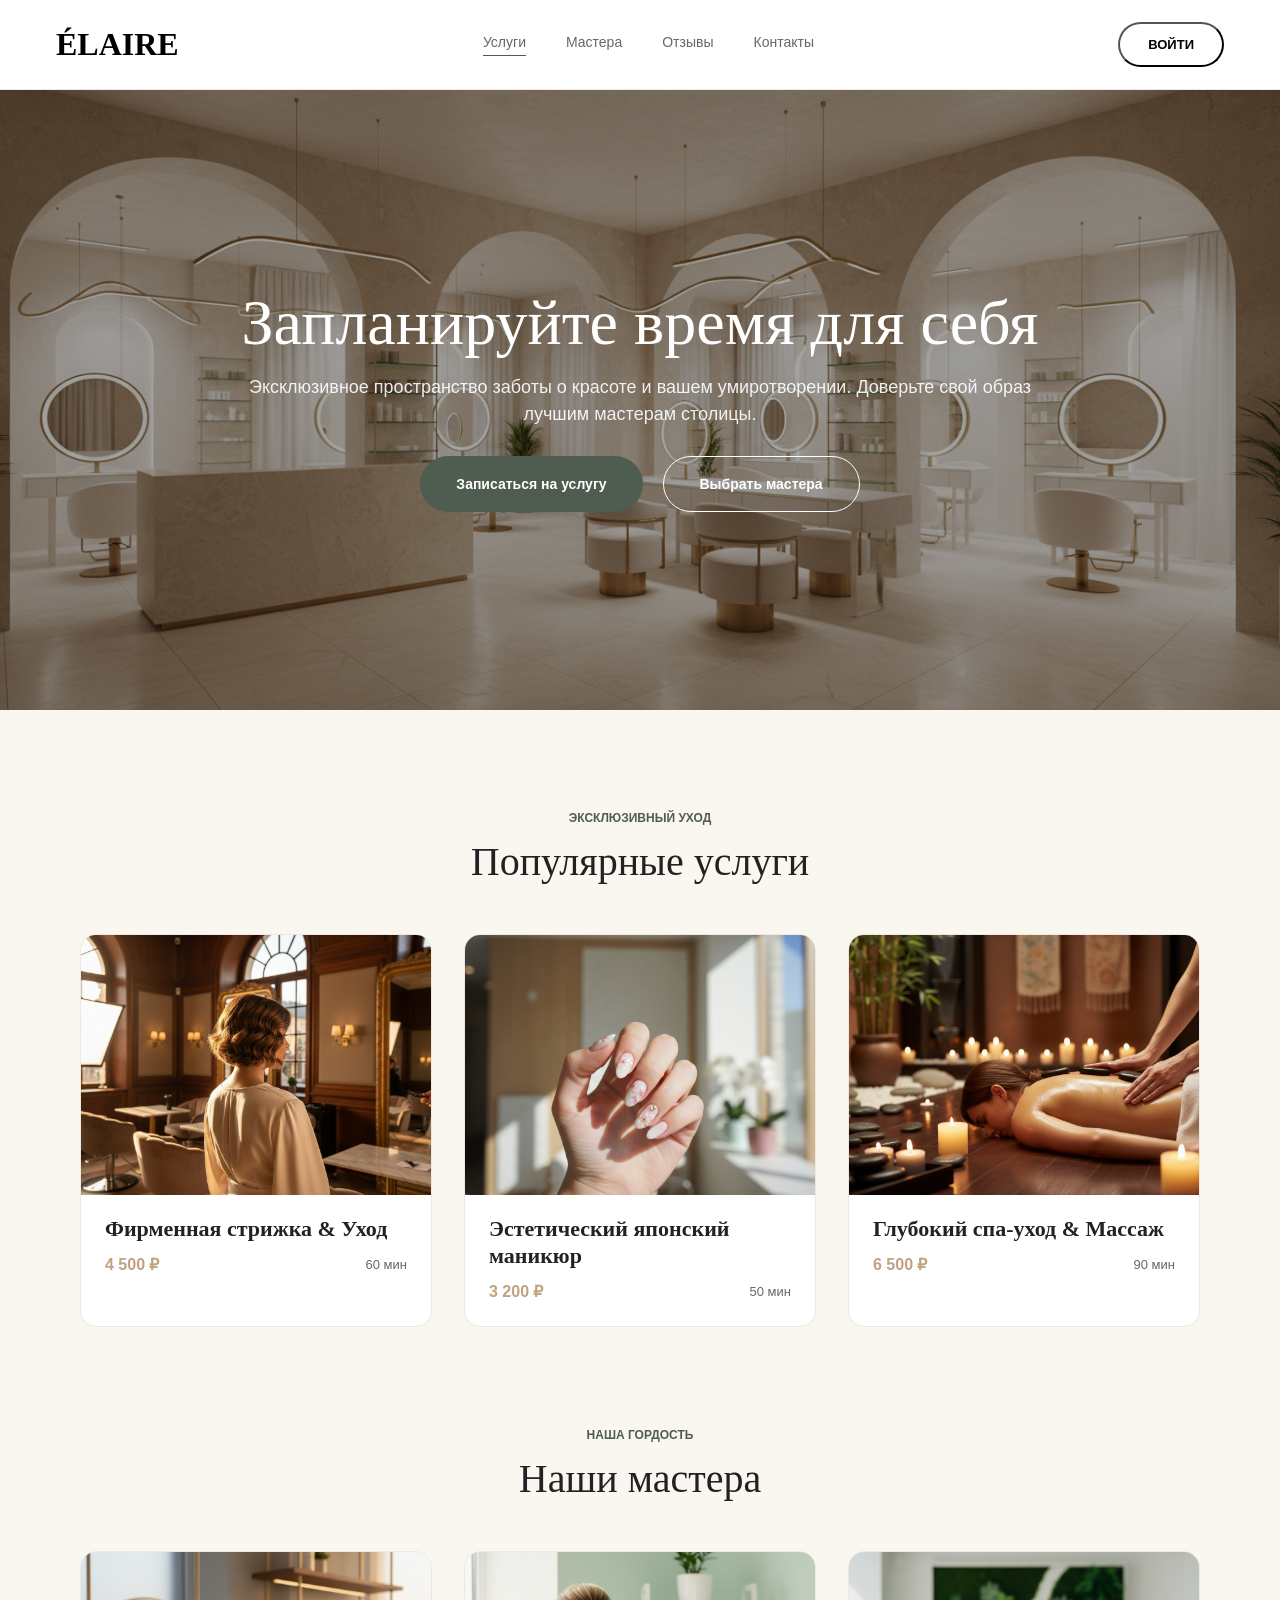
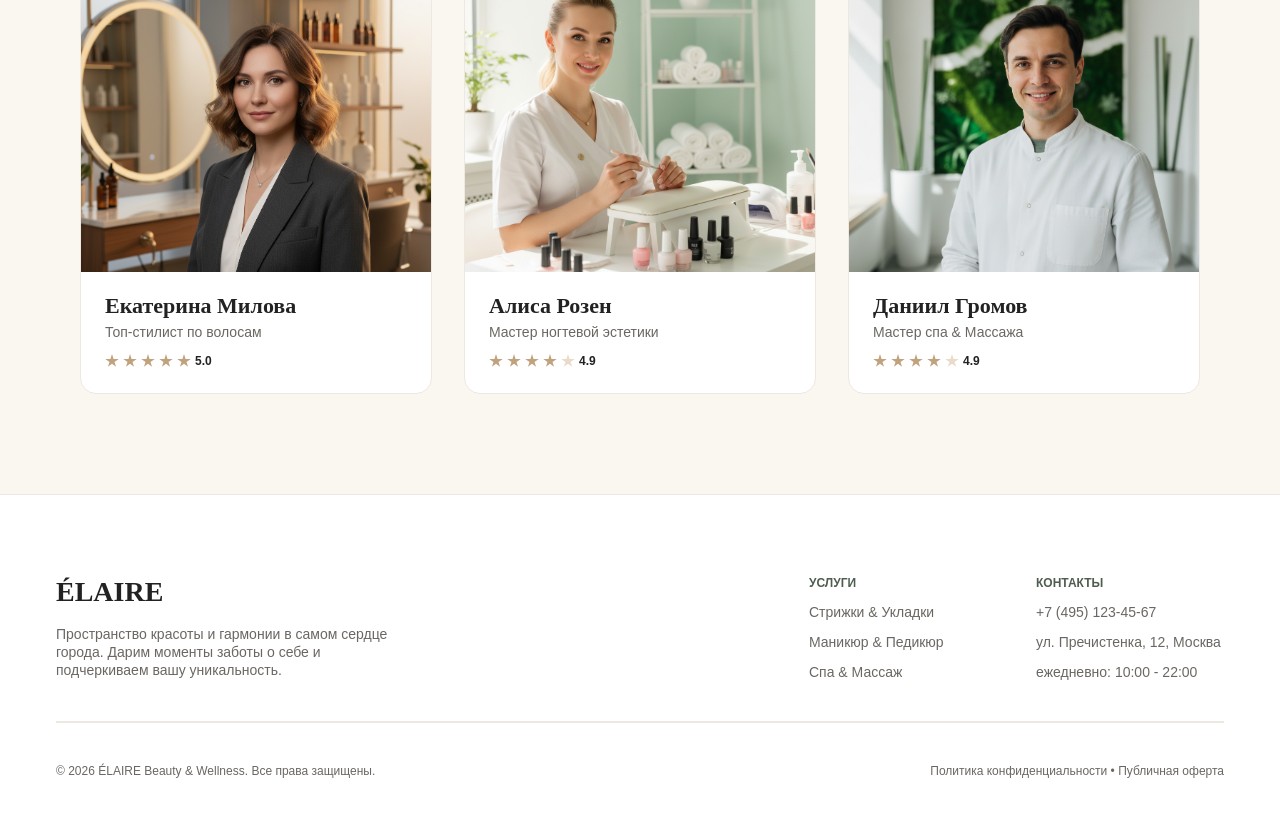
<file: frontend-1-complete/index.html>
<!DOCTYPE html>
<html lang="ru">
  <head>
    <meta charset="UTF-8" />
    <link rel="icon" type="image/svg+xml" href="/favicon.svg" />
    <meta name="viewport" content="width=device-width, initial-scale=1.0" />
    <title>ÉLAIRE — Салон услуг</title>
    <link rel="stylesheet" href="home.css" />
  </head>
  <body>
    <div class="page">
      <!-- header -->
      <header class="header">
        <div class="logo">
          <span class="logo-text">ÉLAIRE</span>
        </div>
        <nav class="nav-links">
          <div class="nav-item active"><a href="#">Услуги</a></div>
          <div class="nav-item"><a href="#">Мастера</a></div>
          <div class="nav-item"><a href="#">Отзывы</a></div>
          <div class="nav-item"><a href="#">Контакты</a></div>
        </nav>
        <button class="login-button"><span>Войти</span></button>
      </header>

      <!-- hero -->
      <section class="hero">
        <div class="hero-text-container">
          <h1 class="hero-title">Запланируйте время для себя</h1>
          <p class="hero-desc">
            Эксклюзивное пространство заботы о красоте и вашем умиротворении.
            Доверьте свой образ лучшим мастерам столицы.
          </p>
        </div>
        <div class="hero-ctas">
          <button
            class="cta-service"
            onclick="window.location.href='services.html'"
          >
            Записаться на услугу
          </button>
          <button class="cta-master">Выбрать мастера</button>
        </div>
      </section>

      <!-- popular services -->
      <section class="popular-services">
        <div class="section-header">
          <span class="section-tag">Эксклюзивный уход</span>
          <h2 class="section-title">Популярные услуги</h2>
        </div>
        <div class="services-grid">
          <article class="service-card">
            <div
              class="service-card-image"
              style="background-image: url('images/service-haircut.png')"
            ></div>
            <div class="service-card-body">
              <h3 class="service-card-title">Фирменная стрижка &amp; Уход</h3>
              <div class="service-card-meta">
                <span class="price">4 500 ₽</span>
                <span class="duration">60 мин</span>
              </div>
            </div>
          </article>
          <article class="service-card">
            <div
              class="service-card-image"
              style="background-image: url('images/service-manicure.png')"
            ></div>
            <div class="service-card-body">
              <h3 class="service-card-title">Эстетический японский маникюр</h3>
              <div class="service-card-meta">
                <span class="price">3 200 ₽</span>
                <span class="duration">50 мин</span>
              </div>
            </div>
          </article>
          <article class="service-card">
            <div
              class="service-card-image"
              style="background-image: url('images/service-spa.png')"
            ></div>
            <div class="service-card-body">
              <h3 class="service-card-title">Глубокий спа-уход &amp; Массаж</h3>
              <div class="service-card-meta">
                <span class="price">6 500 ₽</span>
                <span class="duration">90 мин</span>
              </div>
            </div>
          </article>
        </div>
      </section>

      <!-- our masters -->
      <section class="our-masters">
        <div class="section-header">
          <span class="section-tag">Наша гордость</span>
          <h2 class="section-title">Наши мастера</h2>
        </div>
        <div class="masters-grid">
          <article class="master-card">
            <div
              class="master-card-image"
              style="background-image: url('images/master-ekaterina.png')"
            ></div>
            <div class="master-card-body">
              <div class="master-info">
                <h3 class="master-name">Екатерина Милова</h3>
                <span class="master-role">Топ-стилист по волосам</span>
              </div>
              <div class="stars">
                <span class="star"></span>
                <span class="star"></span>
                <span class="star"></span>
                <span class="star"></span>
                <span class="star"></span>
                <span class="rating">5.0</span>
              </div>
            </div>
          </article>
          <article class="master-card">
            <div
              class="master-card-image"
              style="background-image: url('images/master-alisa.png')"
            ></div>
            <div class="master-card-body">
              <div class="master-info">
                <h3 class="master-name">Алиса Розен</h3>
                <span class="master-role">Мастер ногтевой эстетики</span>
              </div>
              <div class="stars">
                <span class="star"></span>
                <span class="star"></span>
                <span class="star"></span>
                <span class="star"></span>
                <span class="star star-empty"></span>
                <span class="rating">4.9</span>
              </div>
            </div>
          </article>
          <article class="master-card">
            <div
              class="master-card-image"
              style="background-image: url('images/master-daniil.png')"
            ></div>
            <div class="master-card-body">
              <div class="master-info">
                <h3 class="master-name">Даниил Громов</h3>
                <span class="master-role">Мастер спа &amp; Массажа</span>
              </div>
              <div class="stars">
                <span class="star"></span>
                <span class="star"></span>
                <span class="star"></span>
                <span class="star"></span>
                <span class="star star-empty"></span>
                <span class="rating">4.9</span>
              </div>
            </div>
          </article>
        </div>
      </section>

      <!-- footer -->
      <footer class="footer">
        <div class="footer-top">
          <div class="footer-brand">
            <span class="brand-name">ÉLAIRE</span>
            <span class="brand-desc"
              >Пространство красоты и гармонии в самом сердце города. Дарим
              моменты заботы о себе и подчеркиваем вашу уникальность.</span
            >
          </div>
          <div class="footer-links-row">
            <div class="links-col" style="width: 147px">
              <span class="col-title">Услуги</span>
              <a href="#">Стрижки &amp; Укладки</a>
              <a href="#">Маникюр &amp; Педикюр</a>
              <a href="#">Спа &amp; Массаж</a>
            </div>
            <div class="links-col" style="width: 188px">
              <span class="col-title">Контакты</span>
              <a href="#">+7 (495) 123-45-67</a>
              <a href="#">ул. Пречистенка, 12, Москва</a>
              <a href="#">ежедневно: 10:00 - 22:00</a>
            </div>
          </div>
        </div>
        <div class="footer-line"></div>
        <div class="footer-bottom">
          <span class="copy"
            >© 2026 ÉLAIRE Beauty &amp; Wellness. Все права защищены.</span
          >
          <span class="legal"
            >Политика конфиденциальности • Публичная оферта</span
          >
        </div>
      </footer>
    </div>
  </body>
</html>
</file>
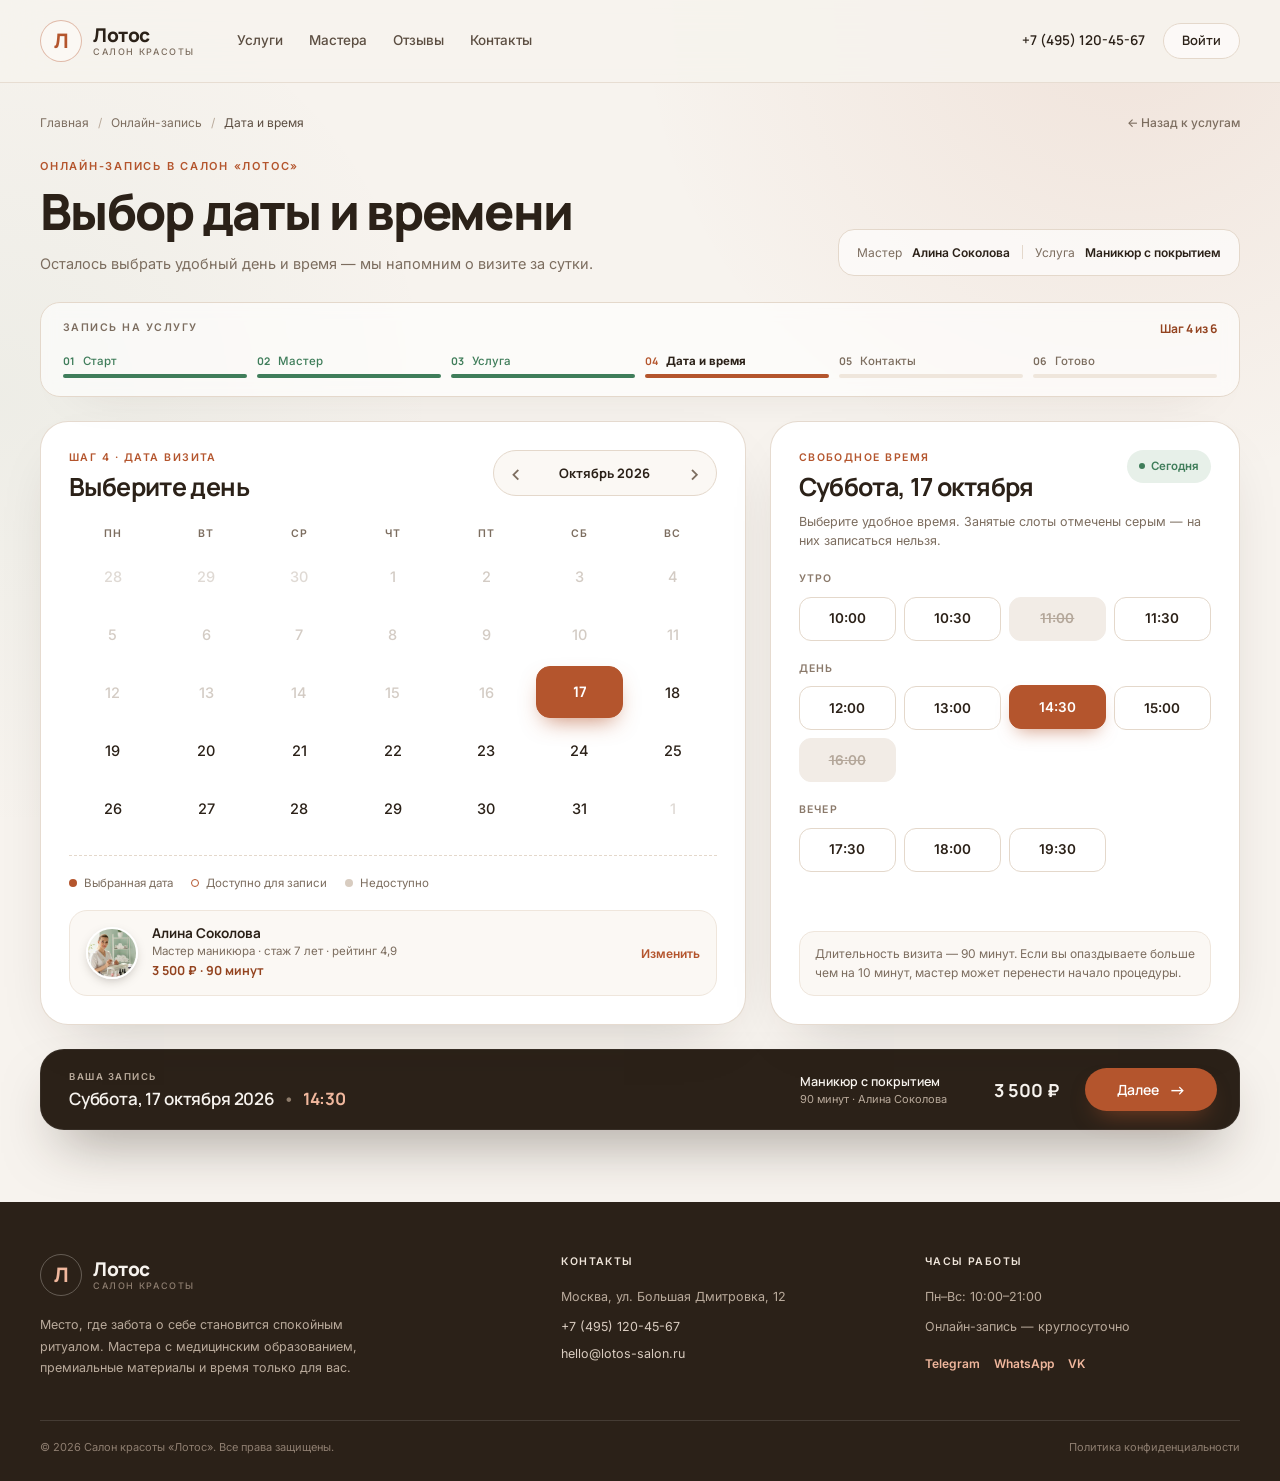
<file: frontend-1-practice/index.html>
<!DOCTYPE html>
<html lang="ru">
  <head>
    <meta charset="UTF-8" />
    <meta name="viewport" content="width=device-width, initial-scale=1.0" />
    <meta
      name="description"
      content="Салон красоты «Лотос» — онлайн-запись. Выберите дату и время визита к мастеру."
    />
    <title>Выбор даты и времени — салон красоты «Лотос»</title>
    <link rel="icon" type="image/svg+xml" href="favicon.svg" />
    <link rel="preconnect" href="https://fonts.googleapis.com" />
    <link rel="preconnect" href="https://fonts.gstatic.com" crossorigin />
    <link
      href="https://fonts.googleapis.com/css2?family=Inter:wght@400;500;600&family=Manrope:wght@500;600;700;800&display=swap"
      rel="stylesheet"
    />
    <link rel="stylesheet" href="styles.css" />
  </head>
  <body class="body">
    <div class="page">
      <header class="site-header">
        <div class="site-header__inner container">
          <a class="logo" href="#" aria-label="Салон красоты Лотос — на главную">
            <span class="logo__mark" aria-hidden="true">Л</span>
            <span class="logo__text">
              <span class="logo__name">Лотос</span>
              <span class="logo__caption">салон красоты</span>
            </span>
          </a>

          <nav class="site-nav" aria-label="Основная навигация">
            <a class="site-nav__link" href="#">Услуги</a>
            <a class="site-nav__link" href="#">Мастера</a>
            <a class="site-nav__link" href="#">Отзывы</a>
            <a class="site-nav__link" href="#">Контакты</a>
          </nav>

          <div class="site-header__actions">
            <a class="site-header__phone" href="tel:+74951204567">+7 (495) 120-45-67</a>
            <button class="button button--ghost site-header__login" type="button">Войти</button>
          </div>
        </div>
      </header>

      <main class="booking">
        <div class="container">
          <div class="page-topline">
            <nav class="breadcrumbs" aria-label="Хлебные крошки">
              <a class="breadcrumbs__link" href="#">Главная</a>
              <span class="breadcrumbs__separator" aria-hidden="true">/</span>
              <a class="breadcrumbs__link" href="#">Онлайн-запись</a>
              <span class="breadcrumbs__separator" aria-hidden="true">/</span>
              <span class="breadcrumbs__current" aria-current="page">Дата и время</span>
            </nav>
            <a class="page-back" href="#">← Назад к услугам</a>
          </div>

          <section class="booking__intro" aria-labelledby="booking-title">
            <div class="booking__heading">
              <p class="booking__eyebrow">Онлайн-запись в салон «Лотос»</p>
              <h1 class="booking__title" id="booking-title">Выбор даты и времени</h1>
              <p class="booking__subtitle">
                Осталось выбрать удобный день и время — мы напомним о визите за сутки.
              </p>
            </div>
            <div class="booking__meta">
              <span class="booking__meta-label">Мастер</span>
              <span class="booking__meta-value">Алина Соколова</span>
              <span class="booking__meta-divider" aria-hidden="true"></span>
              <span class="booking__meta-label">Услуга</span>
              <span class="booking__meta-value">Маникюр с покрытием</span>
            </div>
          </section>

          <section class="progress" aria-label="Прогресс онлайн-записи">
            <div class="progress__head">
              <p class="progress__label">Запись на услугу</p>
              <p class="progress__value">Шаг 4 из 6</p>
            </div>
            <ol class="steps">
              <li class="steps__item steps__item--done">
                <span class="steps__num">01</span>
                <span class="steps__name">Старт</span>
                <span class="steps__bar"></span>
              </li>
              <li class="steps__item steps__item--done">
                <span class="steps__num">02</span>
                <span class="steps__name">Мастер</span>
                <span class="steps__bar"></span>
              </li>
              <li class="steps__item steps__item--done">
                <span class="steps__num">03</span>
                <span class="steps__name">Услуга</span>
                <span class="steps__bar"></span>
              </li>
              <li class="steps__item steps__item--active" aria-current="step">
                <span class="steps__num">04</span>
                <span class="steps__name">Дата и время</span>
                <span class="steps__bar"></span>
              </li>
              <li class="steps__item">
                <span class="steps__num">05</span>
                <span class="steps__name">Контакты</span>
                <span class="steps__bar"></span>
              </li>
              <li class="steps__item">
                <span class="steps__num">06</span>
                <span class="steps__name">Готово</span>
                <span class="steps__bar"></span>
              </li>
            </ol>
          </section>

          <div class="booking__grid">
            <section class="card calendar-card" aria-labelledby="calendar-title">
              <div class="card__head">
                <div class="card__head-text">
                  <p class="card__eyebrow">Шаг 4 · Дата визита</p>
                  <h2 class="card__title" id="calendar-title">Выберите день</h2>
                </div>

                <div class="calendar-nav" aria-label="Переключение месяцев">
                  <button class="calendar-nav__button" type="button" aria-label="Предыдущий месяц">
                    <span class="calendar-nav__icon" aria-hidden="true">‹</span>
                  </button>
                  <p class="calendar-nav__label" aria-live="polite">Октябрь 2026</p>
                  <button class="calendar-nav__button" type="button" aria-label="Следующий месяц">
                    <span class="calendar-nav__icon" aria-hidden="true">›</span>
                  </button>
                </div>
              </div>

              <div class="calendar">
                <div class="calendar__weekdays" aria-hidden="true">
                  <span class="calendar__weekday">Пн</span>
                  <span class="calendar__weekday">Вт</span>
                  <span class="calendar__weekday">Ср</span>
                  <span class="calendar__weekday">Чт</span>
                  <span class="calendar__weekday">Пт</span>
                  <span class="calendar__weekday">Сб</span>
                  <span class="calendar__weekday">Вс</span>
                </div>

                <div class="calendar__grid" role="group" aria-label="Календарь на октябрь 2026">
                  <button class="calendar-day calendar-day--outside" type="button" disabled>28</button>
                  <button class="calendar-day calendar-day--outside" type="button" disabled>29</button>
                  <button class="calendar-day calendar-day--outside" type="button" disabled>30</button>
                  <button class="calendar-day calendar-day--past" type="button" disabled>1</button>
                  <button class="calendar-day calendar-day--past" type="button" disabled>2</button>
                  <button class="calendar-day calendar-day--past" type="button" disabled>3</button>
                  <button class="calendar-day calendar-day--past" type="button" disabled>4</button>
                  <button class="calendar-day calendar-day--past" type="button" disabled>5</button>
                  <button class="calendar-day calendar-day--past" type="button" disabled>6</button>
                  <button class="calendar-day calendar-day--past" type="button" disabled>7</button>
                  <button class="calendar-day calendar-day--past" type="button" disabled>8</button>
                  <button class="calendar-day calendar-day--past" type="button" disabled>9</button>
                  <button class="calendar-day calendar-day--past" type="button" disabled>10</button>
                  <button class="calendar-day calendar-day--past" type="button" disabled>11</button>
                  <button class="calendar-day calendar-day--past" type="button" disabled>12</button>
                  <button class="calendar-day calendar-day--past" type="button" disabled>13</button>
                  <button class="calendar-day calendar-day--past" type="button" disabled>14</button>
                  <button class="calendar-day calendar-day--past" type="button" disabled>15</button>
                  <button class="calendar-day calendar-day--past" type="button" disabled>16</button>
                  <button
                    class="calendar-day calendar-day--selected"
                    type="button"
                    aria-pressed="true"
                    aria-current="date"
                  >
                    17
                  </button>
                  <button class="calendar-day" type="button" aria-pressed="false">18</button>
                  <button class="calendar-day" type="button" aria-pressed="false">19</button>
                  <button class="calendar-day" type="button" aria-pressed="false">20</button>
                  <button class="calendar-day" type="button" aria-pressed="false">21</button>
                  <button class="calendar-day" type="button" aria-pressed="false">22</button>
                  <button class="calendar-day" type="button" aria-pressed="false">23</button>
                  <button class="calendar-day" type="button" aria-pressed="false">24</button>
                  <button class="calendar-day" type="button" aria-pressed="false">25</button>
                  <button class="calendar-day" type="button" aria-pressed="false">26</button>
                  <button class="calendar-day" type="button" aria-pressed="false">27</button>
                  <button class="calendar-day" type="button" aria-pressed="false">28</button>
                  <button class="calendar-day" type="button" aria-pressed="false">29</button>
                  <button class="calendar-day" type="button" aria-pressed="false">30</button>
                  <button class="calendar-day" type="button" aria-pressed="false">31</button>
                  <button class="calendar-day calendar-day--outside" type="button" disabled>1</button>
                </div>
              </div>

              <ul class="calendar-legend" aria-label="Обозначения календаря">
                <li class="calendar-legend__item">
                  <span class="calendar-legend__dot calendar-legend__dot--selected" aria-hidden="true"></span>
                  Выбранная дата
                </li>
                <li class="calendar-legend__item">
                  <span class="calendar-legend__dot calendar-legend__dot--available" aria-hidden="true"></span>
                  Доступно для записи
                </li>
                <li class="calendar-legend__item">
                  <span class="calendar-legend__dot calendar-legend__dot--past" aria-hidden="true"></span>
                  Недоступно
                </li>
              </ul>

              <aside class="master-summary" aria-label="Параметры записи">
                <img
                  class="master-summary__photo"
                  src="images/master-alina.jpg"
                  alt="Алина Соколова, мастер маникюра"
                  width="56"
                  height="56"
                />
                <div class="master-summary__text">
                  <p class="master-summary__name">Алина Соколова</p>
                  <p class="master-summary__meta">Мастер маникюра · стаж 7 лет · рейтинг 4,9</p>
                  <p class="master-summary__price">3 500 ₽ · 90 минут</p>
                </div>
                <button class="master-summary__link" type="button">Изменить</button>
              </aside>
            </section>

            <section class="card slots-card" aria-labelledby="slots-title">
              <div class="card__head">
                <div class="card__head-text">
                  <p class="card__eyebrow">Свободное время</p>
                  <h2 class="card__title" id="slots-title">Суббота, 17 октября</h2>
                </div>
                <span class="badge badge--success">Сегодня</span>
              </div>

              <p class="slots-card__hint">
                Выберите удобное время. Занятые слоты отмечены серым — на них записаться нельзя.
              </p>

              <div class="slots-group">
                <h3 class="slots-group__title">Утро</h3>
                <div class="slots">
                  <button class="slot" type="button">10:00</button>
                  <button class="slot" type="button">10:30</button>
                  <button class="slot slot--busy" type="button" disabled>11:00</button>
                  <button class="slot" type="button">11:30</button>
                </div>
              </div>

              <div class="slots-group">
                <h3 class="slots-group__title">День</h3>
                <div class="slots">
                  <button class="slot" type="button">12:00</button>
                  <button class="slot" type="button">13:00</button>
                  <button class="slot slot--selected" type="button" aria-pressed="true">14:30</button>
                  <button class="slot" type="button">15:00</button>
                  <button class="slot slot--busy" type="button" disabled>16:00</button>
                </div>
              </div>

              <div class="slots-group">
                <h3 class="slots-group__title">Вечер</h3>
                <div class="slots">
                  <button class="slot" type="button">17:30</button>
                  <button class="slot" type="button">18:00</button>
                  <button class="slot" type="button">19:30</button>
                </div>
              </div>

              <div class="slots-card__note">
                <p class="slots-card__note-text">
                  Длительность визита — 90 минут. Если вы опаздываете больше чем на 10 минут,
                  мастер может перенести начало процедуры.
                </p>
              </div>
            </section>
          </div>

          <section class="summary-bar" aria-label="Выбранная запись" aria-live="polite">
            <div class="summary-bar__date">
              <p class="summary-bar__label">Ваша запись</p>
              <p class="summary-bar__value">
                <span class="summary-bar__day">Суббота, 17 октября 2026</span>
                <span class="summary-bar__dot" aria-hidden="true">•</span>
                <strong class="summary-bar__time">14:30</strong>
              </p>
            </div>

            <div class="summary-bar__service">
              <p class="summary-bar__service-name">Маникюр с покрытием</p>
              <p class="summary-bar__service-meta">90 минут · Алина Соколова</p>
            </div>

            <p class="summary-bar__price">3 500 ₽</p>

            <button class="button button--primary summary-bar__button" type="button">
              <span class="button__text">Далее</span>
              <span class="button__arrow" aria-hidden="true">→</span>
            </button>
          </section>
        </div>
      </main>

      <footer class="site-footer">
        <div class="container site-footer__inner">
          <div class="site-footer__brand">
            <a class="logo logo--footer" href="#" aria-label="Салон красоты Лотос — на главную">
              <span class="logo__mark logo__mark--footer" aria-hidden="true">Л</span>
              <span class="logo__text">
                <span class="logo__name logo__name--footer">Лотос</span>
                <span class="logo__caption logo__caption--footer">салон красоты</span>
              </span>
            </a>
            <p class="site-footer__description">
              Место, где забота о себе становится спокойным ритуалом. Мастера с медицинским
              образованием, премиальные материалы и время только для вас.
            </p>
          </div>

          <div class="site-footer__column">
            <h3 class="site-footer__title">Контакты</h3>
            <address class="site-footer__address">
              <p class="site-footer__text">Москва, ул. Большая Дмитровка, 12</p>
              <a class="site-footer__link" href="tel:+74951204567">+7 (495) 120-45-67</a>
              <a class="site-footer__link" href="mailto:hello@lotos-salon.ru">hello@lotos-salon.ru</a>
            </address>
          </div>

          <div class="site-footer__column">
            <h3 class="site-footer__title">Часы работы</h3>
            <p class="site-footer__text">Пн–Вс: 10:00–21:00</p>
            <p class="site-footer__text">Онлайн-запись — круглосуточно</p>
            <nav class="site-footer__socials" aria-label="Социальные сети">
              <a class="site-footer__social" href="#">Telegram</a>
              <a class="site-footer__social" href="#">WhatsApp</a>
              <a class="site-footer__social" href="#">VK</a>
            </nav>
          </div>
        </div>

        <div class="container site-footer__bottom">
          <p class="site-footer__copyright">© 2026 Салон красоты «Лотос». Все права защищены.</p>
          <a class="site-footer__policy" href="#">Политика конфиденциальности</a>
        </div>
      </footer>
    </div>
  </body>
</html>
</file>
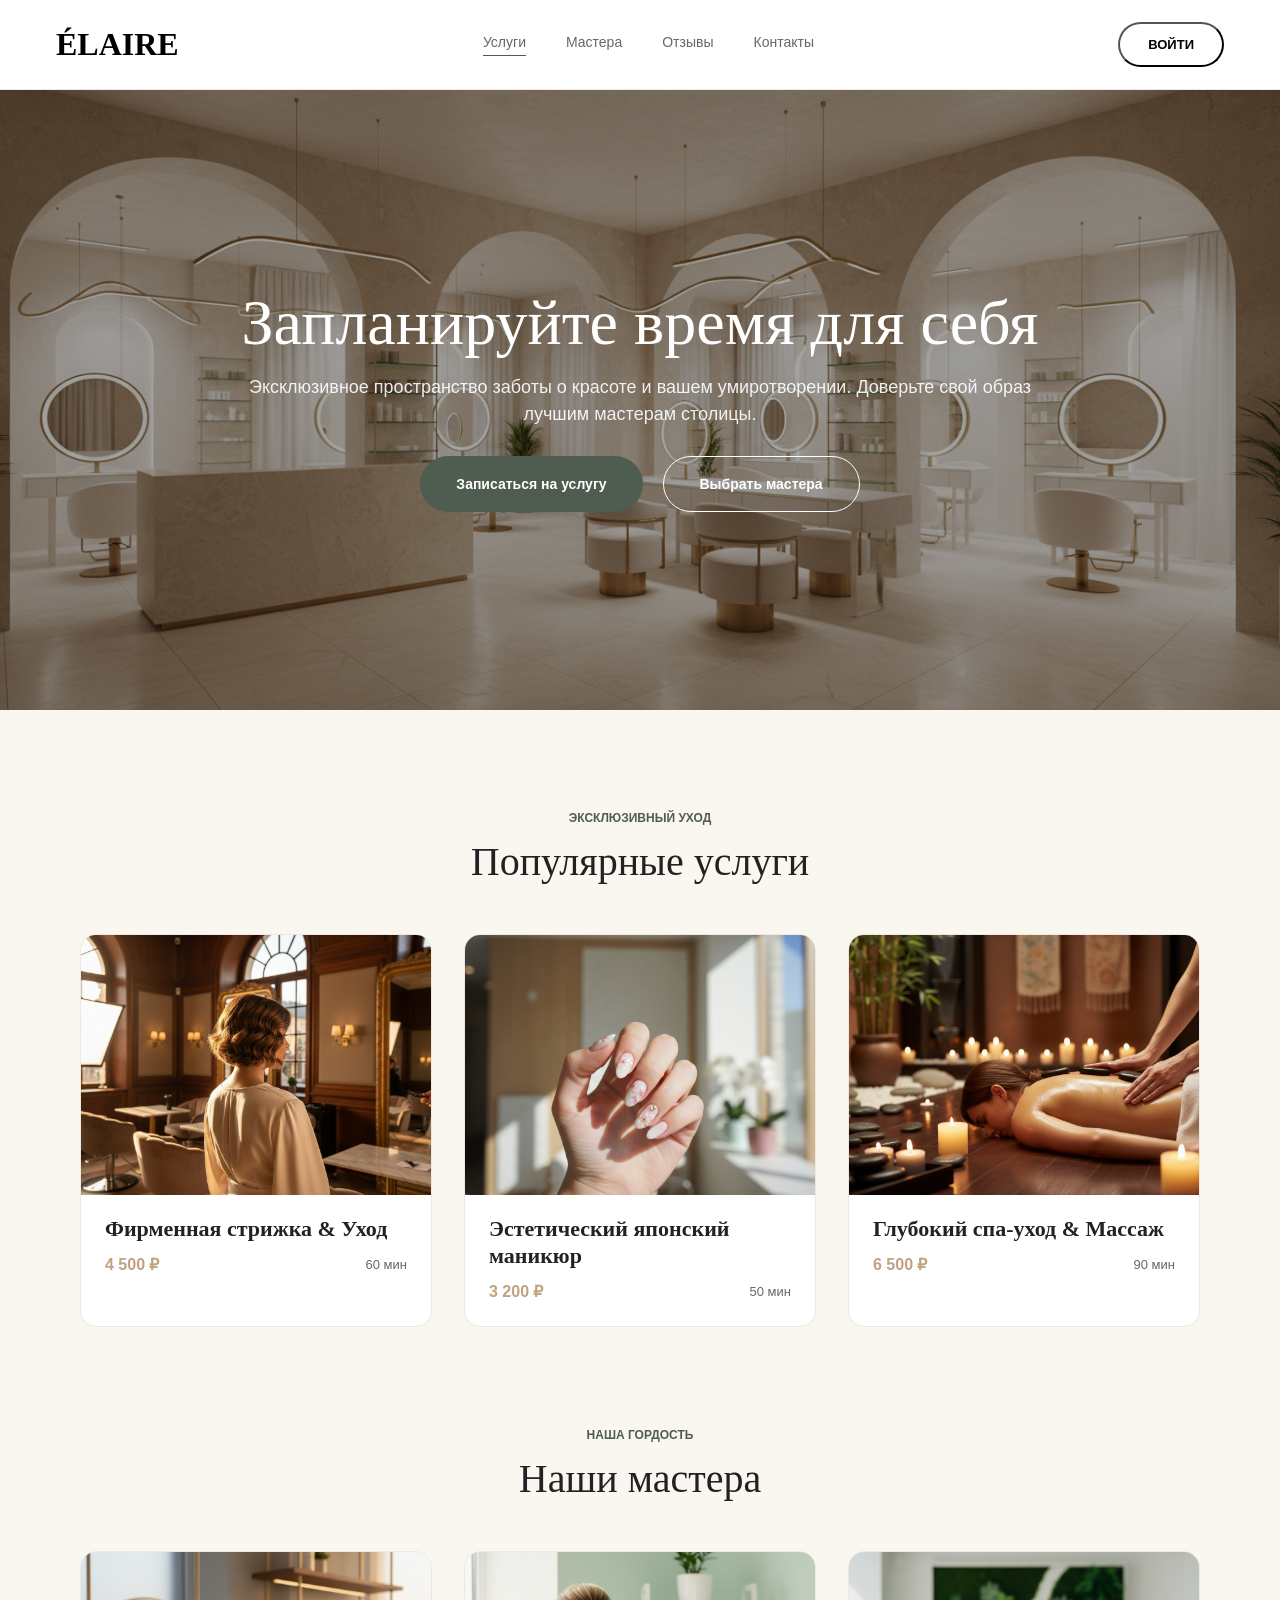
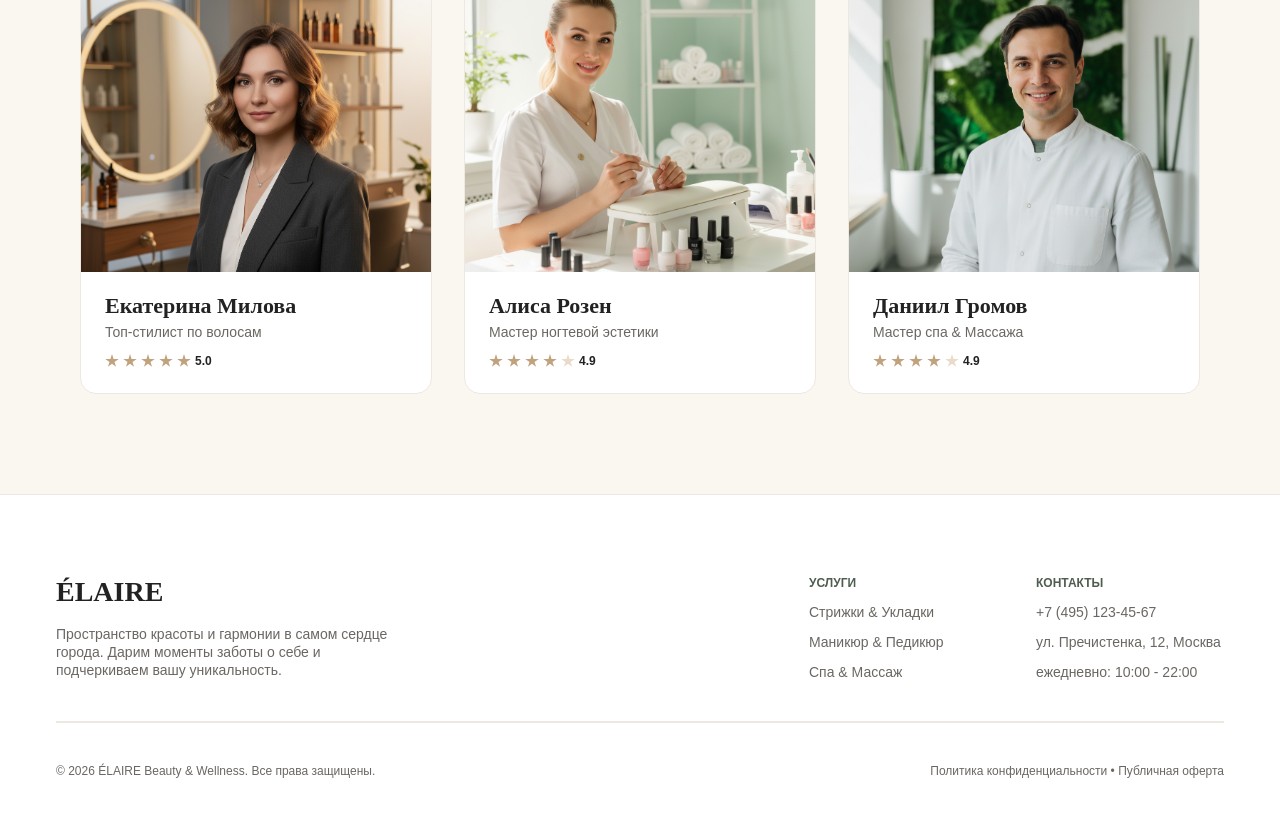
<file: frontend-2-complete/index.html>
<!DOCTYPE html>
<html lang="ru">
  <head>
    <meta charset="UTF-8" />
    <link rel="icon" type="image/svg+xml" href="/favicon.svg" />
    <meta name="viewport" content="width=device-width, initial-scale=1.0" />
    <title>ÉLAIRE — Салон услуг</title>
    <link rel="stylesheet" href="home.css" />
  </head>
  <body>
    <div class="page">
      <!-- header -->
      <header class="header">
        <div class="logo">
          <span class="logo-text">ÉLAIRE</span>
        </div>
        <nav class="nav-links">
          <div class="nav-item active"><a href="#">Услуги</a></div>
          <div class="nav-item"><a href="#">Мастера</a></div>
          <div class="nav-item"><a href="#">Отзывы</a></div>
          <div class="nav-item"><a href="#">Контакты</a></div>
        </nav>
        <button class="login-button"><span>Войти</span></button>
      </header>

      <!-- hero -->
      <section class="hero">
        <div class="hero-text-container">
          <h1 class="hero-title">Запланируйте время для себя</h1>
          <p class="hero-desc">
            Эксклюзивное пространство заботы о красоте и вашем умиротворении.
            Доверьте свой образ лучшим мастерам столицы.
          </p>
        </div>
        <div class="hero-ctas">
          <button class="cta-service">Записаться на услугу</button>
          <button class="cta-master">Выбрать мастера</button>
        </div>
      </section>

      <!-- popular services -->
      <section class="popular-services">
        <div class="section-header">
          <span class="section-tag">Эксклюзивный уход</span>
          <h2 class="section-title">Популярные услуги</h2>
        </div>
        <div class="services-grid">
          <article class="service-card">
            <div
              class="service-card-image"
              style="background-image: url('images/service-haircut.png')"
            ></div>
            <div class="service-card-body">
              <h3 class="service-card-title">Фирменная стрижка &amp; Уход</h3>
              <div class="service-card-meta">
                <span class="price">4 500 ₽</span>
                <span class="duration">60 мин</span>
              </div>
            </div>
          </article>
          <article class="service-card">
            <div
              class="service-card-image"
              style="background-image: url('images/service-manicure.png')"
            ></div>
            <div class="service-card-body">
              <h3 class="service-card-title">Эстетический японский маникюр</h3>
              <div class="service-card-meta">
                <span class="price">3 200 ₽</span>
                <span class="duration">50 мин</span>
              </div>
            </div>
          </article>
          <article class="service-card">
            <div
              class="service-card-image"
              style="background-image: url('images/service-spa.png')"
            ></div>
            <div class="service-card-body">
              <h3 class="service-card-title">Глубокий спа-уход &amp; Массаж</h3>
              <div class="service-card-meta">
                <span class="price">6 500 ₽</span>
                <span class="duration">90 мин</span>
              </div>
            </div>
          </article>
        </div>
      </section>

      <!-- our masters -->
      <section class="our-masters">
        <div class="section-header">
          <span class="section-tag">Наша гордость</span>
          <h2 class="section-title">Наши мастера</h2>
        </div>
        <div class="masters-grid">
          <article class="master-card">
            <div
              class="master-card-image"
              style="background-image: url('images/master-ekaterina.png')"
            ></div>
            <div class="master-card-body">
              <div class="master-info">
                <h3 class="master-name">Екатерина Милова</h3>
                <span class="master-role">Топ-стилист по волосам</span>
              </div>
              <div class="stars">
                <span class="star"></span>
                <span class="star"></span>
                <span class="star"></span>
                <span class="star"></span>
                <span class="star"></span>
                <span class="rating">5.0</span>
              </div>
            </div>
          </article>
          <article class="master-card">
            <div
              class="master-card-image"
              style="background-image: url('images/master-alisa.png')"
            ></div>
            <div class="master-card-body">
              <div class="master-info">
                <h3 class="master-name">Алиса Розен</h3>
                <span class="master-role">Мастер ногтевой эстетики</span>
              </div>
              <div class="stars">
                <span class="star"></span>
                <span class="star"></span>
                <span class="star"></span>
                <span class="star"></span>
                <span class="star star-empty"></span>
                <span class="rating">4.9</span>
              </div>
            </div>
          </article>
          <article class="master-card">
            <div
              class="master-card-image"
              style="background-image: url('images/master-daniil.png')"
            ></div>
            <div class="master-card-body">
              <div class="master-info">
                <h3 class="master-name">Даниил Громов</h3>
                <span class="master-role">Мастер спа &amp; Массажа</span>
              </div>
              <div class="stars">
                <span class="star"></span>
                <span class="star"></span>
                <span class="star"></span>
                <span class="star"></span>
                <span class="star star-empty"></span>
                <span class="rating">4.9</span>
              </div>
            </div>
          </article>
        </div>
      </section>

      <!-- footer -->
      <footer class="footer">
        <div class="footer-top">
          <div class="footer-brand">
            <span class="brand-name">ÉLAIRE</span>
            <span class="brand-desc"
              >Пространство красоты и гармонии в самом сердце города. Дарим
              моменты заботы о себе и подчеркиваем вашу уникальность.</span
            >
          </div>
          <div class="footer-links-row">
            <div class="links-col" style="width: 147px">
              <span class="col-title">Услуги</span>
              <a href="#">Стрижки &amp; Укладки</a>
              <a href="#">Маникюр &amp; Педикюр</a>
              <a href="#">Спа &amp; Массаж</a>
            </div>
            <div class="links-col" style="width: 188px">
              <span class="col-title">Контакты</span>
              <a href="#">+7 (495) 123-45-67</a>
              <a href="#">ул. Пречистенка, 12, Москва</a>
              <a href="#">ежедневно: 10:00 - 22:00</a>
            </div>
          </div>
        </div>
        <div class="footer-line"></div>
        <div class="footer-bottom">
          <span class="copy"
            >© 2026 ÉLAIRE Beauty &amp; Wellness. Все права защищены.</span
          >
          <span class="legal"
            >Политика конфиденциальности • Публичная оферта</span
          >
        </div>
      </footer>
    </div>
    <script src="./home.js"></script>
  </body>
</html>
</file>
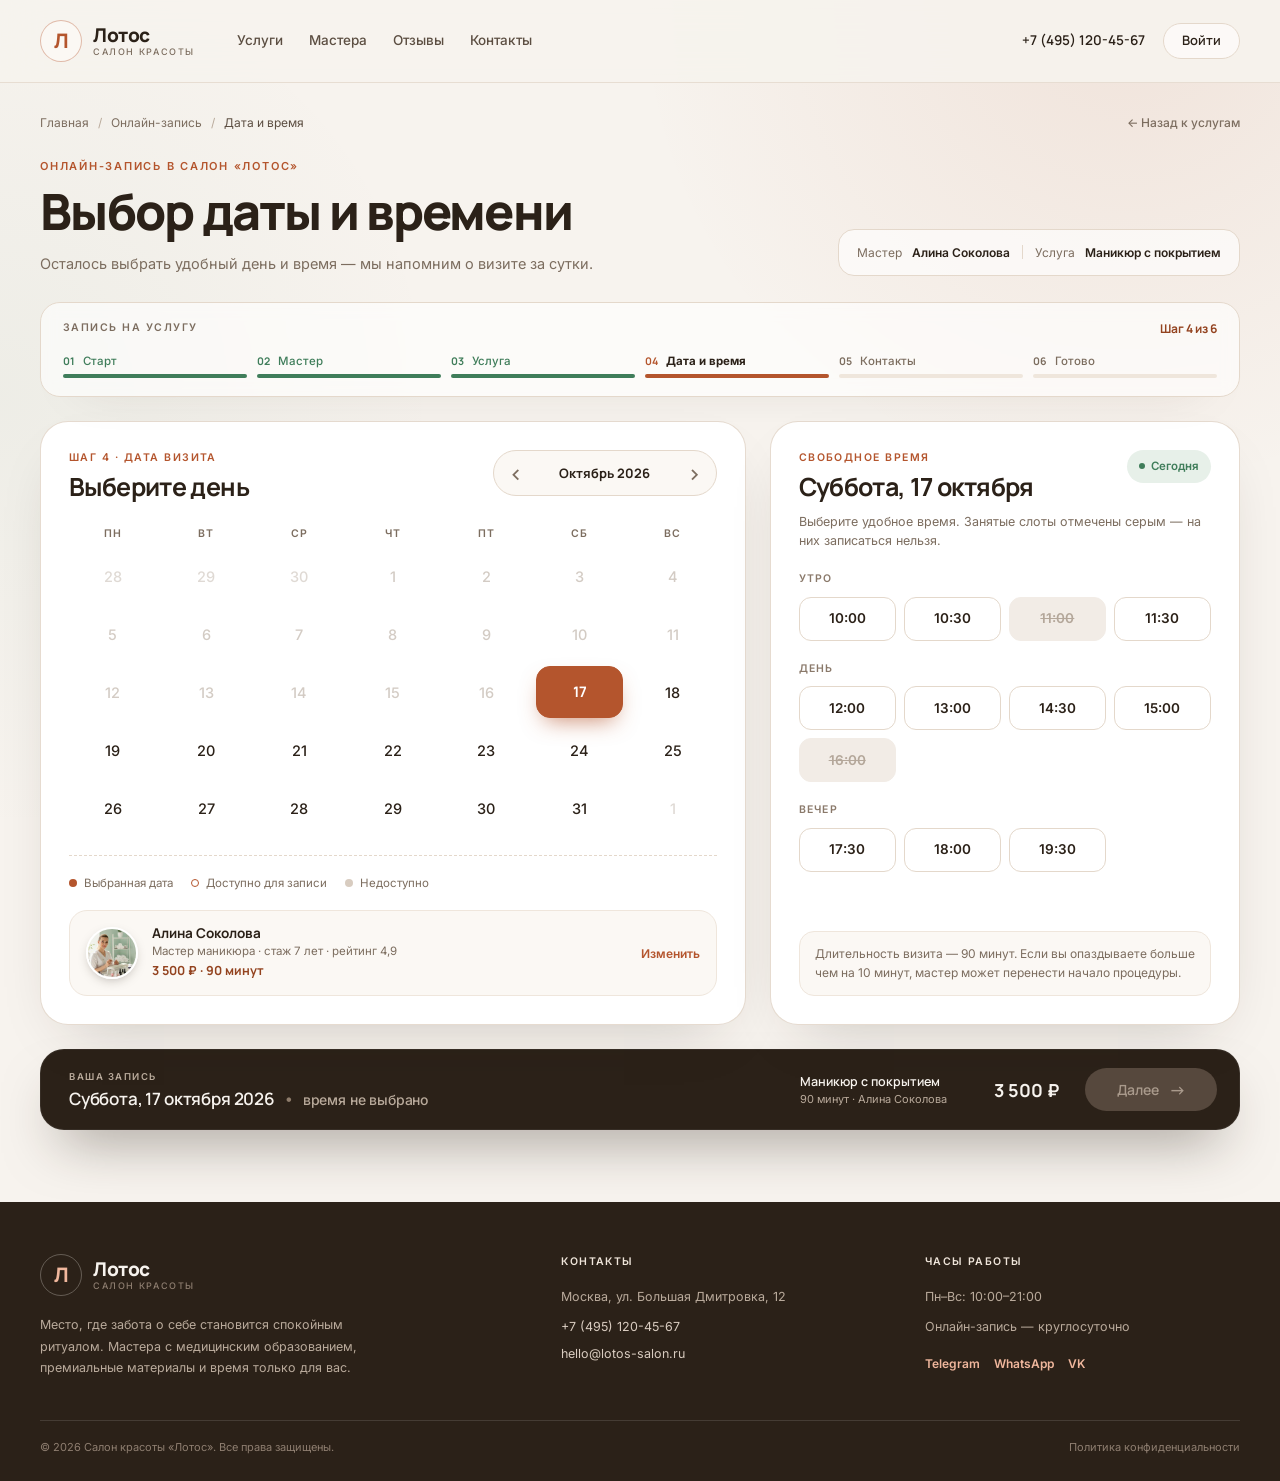
<file: frontend-2-practice/index.html>
<!DOCTYPE html>
<html lang="ru">
  <head>
    <meta charset="UTF-8" />
    <meta name="viewport" content="width=device-width, initial-scale=1.0" />
    <meta
      name="description"
      content="Салон красоты «Лотос» — онлайн-запись. Выберите дату и время визита к мастеру."
    />
    <title>Выбор даты и времени — салон красоты «Лотос»</title>
    <link rel="icon" type="image/svg+xml" href="favicon.svg" />
    <link rel="preconnect" href="https://fonts.googleapis.com" />
    <link rel="preconnect" href="https://fonts.gstatic.com" crossorigin />
    <link
      href="https://fonts.googleapis.com/css2?family=Inter:wght@400;500;600&family=Manrope:wght@500;600;700;800&display=swap"
      rel="stylesheet"
    />
    <link rel="stylesheet" href="styles.css" />
  </head>
  <body class="body">
    <div class="page">
      <header class="site-header">
        <div class="site-header__inner container">
          <a class="logo" href="#" aria-label="Салон красоты Лотос — на главную">
            <span class="logo__mark" aria-hidden="true">Л</span>
            <span class="logo__text">
              <span class="logo__name">Лотос</span>
              <span class="logo__caption">салон красоты</span>
            </span>
          </a>

          <nav class="site-nav" aria-label="Основная навигация">
            <a class="site-nav__link" href="#">Услуги</a>
            <a class="site-nav__link" href="#">Мастера</a>
            <a class="site-nav__link" href="#">Отзывы</a>
            <a class="site-nav__link" href="#">Контакты</a>
          </nav>

          <div class="site-header__actions">
            <a class="site-header__phone" href="tel:+74951204567">+7 (495) 120-45-67</a>
            <button class="button button--ghost site-header__login" type="button">Войти</button>
          </div>
        </div>
      </header>

      <main class="booking">
        <div class="container">
          <div class="page-topline">
            <nav class="breadcrumbs" aria-label="Хлебные крошки">
              <a class="breadcrumbs__link" href="#">Главная</a>
              <span class="breadcrumbs__separator" aria-hidden="true">/</span>
              <a class="breadcrumbs__link" href="#">Онлайн-запись</a>
              <span class="breadcrumbs__separator" aria-hidden="true">/</span>
              <span class="breadcrumbs__current" aria-current="page">Дата и время</span>
            </nav>
            <a class="page-back" href="#">← Назад к услугам</a>
          </div>

          <section class="booking__intro" aria-labelledby="booking-title">
            <div class="booking__heading">
              <p class="booking__eyebrow">Онлайн-запись в салон «Лотос»</p>
              <h1 class="booking__title" id="booking-title">Выбор даты и времени</h1>
              <p class="booking__subtitle">
                Осталось выбрать удобный день и время — мы напомним о визите за сутки.
              </p>
            </div>
            <div class="booking__meta">
              <span class="booking__meta-label">Мастер</span>
              <span class="booking__meta-value">Алина Соколова</span>
              <span class="booking__meta-divider" aria-hidden="true"></span>
              <span class="booking__meta-label">Услуга</span>
              <span class="booking__meta-value">Маникюр с покрытием</span>
            </div>
          </section>

          <section class="progress" aria-label="Прогресс онлайн-записи">
            <div class="progress__head">
              <p class="progress__label">Запись на услугу</p>
              <p class="progress__value">Шаг 4 из 6</p>
            </div>
            <ol class="steps">
              <li class="steps__item steps__item--done">
                <span class="steps__num">01</span>
                <span class="steps__name">Старт</span>
                <span class="steps__bar"></span>
              </li>
              <li class="steps__item steps__item--done">
                <span class="steps__num">02</span>
                <span class="steps__name">Мастер</span>
                <span class="steps__bar"></span>
              </li>
              <li class="steps__item steps__item--done">
                <span class="steps__num">03</span>
                <span class="steps__name">Услуга</span>
                <span class="steps__bar"></span>
              </li>
              <li class="steps__item steps__item--active" aria-current="step">
                <span class="steps__num">04</span>
                <span class="steps__name">Дата и время</span>
                <span class="steps__bar"></span>
              </li>
              <li class="steps__item">
                <span class="steps__num">05</span>
                <span class="steps__name">Контакты</span>
                <span class="steps__bar"></span>
              </li>
              <li class="steps__item">
                <span class="steps__num">06</span>
                <span class="steps__name">Готово</span>
                <span class="steps__bar"></span>
              </li>
            </ol>
          </section>

          <div class="booking__grid">
            <section class="card calendar-card" aria-labelledby="calendar-title">
              <div class="card__head">
                <div class="card__head-text">
                  <p class="card__eyebrow">Шаг 4 · Дата визита</p>
                  <h2 class="card__title" id="calendar-title">Выберите день</h2>
                </div>

                <div class="calendar-nav" aria-label="Переключение месяцев">
                  <button
                    class="calendar-nav__button"
                    id="prev-month"
                    type="button"
                    aria-label="Предыдущий месяц"
                  >
                    <span class="calendar-nav__icon" aria-hidden="true">‹</span>
                  </button>
                  <p class="calendar-nav__label" id="month-label" aria-live="polite">Октябрь 2026</p>
                  <button
                    class="calendar-nav__button"
                    id="next-month"
                    type="button"
                    aria-label="Следующий месяц"
                  >
                    <span class="calendar-nav__icon" aria-hidden="true">›</span>
                  </button>
                </div>
              </div>

              <div class="calendar">
                <div class="calendar__weekdays" aria-hidden="true">
                  <span class="calendar__weekday">Пн</span>
                  <span class="calendar__weekday">Вт</span>
                  <span class="calendar__weekday">Ср</span>
                  <span class="calendar__weekday">Чт</span>
                  <span class="calendar__weekday">Пт</span>
                  <span class="calendar__weekday">Сб</span>
                  <span class="calendar__weekday">Вс</span>
                </div>

                <div
                  class="calendar__grid"
                  id="calendar-grid"
                  role="group"
                  aria-label="Календарь"
                ></div>
              </div>

              <ul class="calendar-legend" aria-label="Обозначения календаря">
                <li class="calendar-legend__item">
                  <span class="calendar-legend__dot calendar-legend__dot--selected" aria-hidden="true"></span>
                  Выбранная дата
                </li>
                <li class="calendar-legend__item">
                  <span class="calendar-legend__dot calendar-legend__dot--available" aria-hidden="true"></span>
                  Доступно для записи
                </li>
                <li class="calendar-legend__item">
                  <span class="calendar-legend__dot calendar-legend__dot--past" aria-hidden="true"></span>
                  Недоступно
                </li>
              </ul>

              <aside class="master-summary" aria-label="Параметры записи">
                <img
                  class="master-summary__photo"
                  src="images/master-alina.jpg"
                  alt="Алина Соколова, мастер маникюра"
                  width="56"
                  height="56"
                />
                <div class="master-summary__text">
                  <p class="master-summary__name">Алина Соколова</p>
                  <p class="master-summary__meta">Мастер маникюра · стаж 7 лет · рейтинг 4,9</p>
                  <p class="master-summary__price">3 500 ₽ · 90 минут</p>
                </div>
                <button class="master-summary__link" type="button">Изменить</button>
              </aside>
            </section>

            <section class="card slots-card" aria-labelledby="slots-title">
              <div class="card__head">
                <div class="card__head-text">
                  <p class="card__eyebrow">Свободное время</p>
                  <h2 class="card__title" id="slots-date">Суббота, 17 октября</h2>
                </div>
                <span class="badge badge--success" id="slots-badge">Сегодня</span>
              </div>

              <p class="slots-card__hint">
                Выберите удобное время. Занятые слоты отмечены серым — на них записаться нельзя.
              </p>

              <div id="slots-content" aria-live="polite"></div>

              <div class="slots-card__note">
                <p class="slots-card__note-text">
                  Длительность визита — 90 минут. Если вы опаздываете больше чем на 10 минут,
                  мастер может перенести начало процедуры.
                </p>
              </div>
            </section>
          </div>

          <section class="summary-bar" aria-label="Выбранная запись" aria-live="polite">
            <div class="summary-bar__date">
              <p class="summary-bar__label">Ваша запись</p>
              <p class="summary-bar__value">
                <span class="summary-bar__day" id="summary-day">Суббота, 17 октября 2026</span>
                <span class="summary-bar__dot" aria-hidden="true">•</span>
                <strong class="summary-bar__time summary-bar__time--empty" id="summary-time">
                  время не выбрано
                </strong>
              </p>
            </div>

            <div class="summary-bar__service">
              <p class="summary-bar__service-name">Маникюр с покрытием</p>
              <p class="summary-bar__service-meta">90 минут · Алина Соколова</p>
            </div>

            <p class="summary-bar__price">3 500 ₽</p>

            <button
              class="button button--primary summary-bar__button"
              id="next-button"
              type="button"
              disabled
            >
              <span class="button__text">Далее</span>
              <span class="button__arrow" aria-hidden="true">→</span>
            </button>
          </section>
        </div>
      </main>

      <footer class="site-footer">
        <div class="container site-footer__inner">
          <div class="site-footer__brand">
            <a class="logo logo--footer" href="#" aria-label="Салон красоты Лотос — на главную">
              <span class="logo__mark logo__mark--footer" aria-hidden="true">Л</span>
              <span class="logo__text">
                <span class="logo__name logo__name--footer">Лотос</span>
                <span class="logo__caption logo__caption--footer">салон красоты</span>
              </span>
            </a>
            <p class="site-footer__description">
              Место, где забота о себе становится спокойным ритуалом. Мастера с медицинским
              образованием, премиальные материалы и время только для вас.
            </p>
          </div>

          <div class="site-footer__column">
            <h3 class="site-footer__title">Контакты</h3>
            <address class="site-footer__address">
              <p class="site-footer__text">Москва, ул. Большая Дмитровка, 12</p>
              <a class="site-footer__link" href="tel:+74951204567">+7 (495) 120-45-67</a>
              <a class="site-footer__link" href="mailto:hello@lotos-salon.ru">hello@lotos-salon.ru</a>
            </address>
          </div>

          <div class="site-footer__column">
            <h3 class="site-footer__title">Часы работы</h3>
            <p class="site-footer__text">Пн–Вс: 10:00–21:00</p>
            <p class="site-footer__text">Онлайн-запись — круглосуточно</p>
            <nav class="site-footer__socials" aria-label="Социальные сети">
              <a class="site-footer__social" href="#">Telegram</a>
              <a class="site-footer__social" href="#">WhatsApp</a>
              <a class="site-footer__social" href="#">VK</a>
            </nav>
          </div>
        </div>

        <div class="container site-footer__bottom">
          <p class="site-footer__copyright">© 2026 Салон красоты «Лотос». Все права защищены.</p>
          <a class="site-footer__policy" href="#">Политика конфиденциальности</a>
        </div>
      </footer>
    </div>

    <script src="script.js"></script>
  </body>
</html>
</file>
<file: frontend-1-complete/home.css>
/* ===== reset & base ===== */
* {
  margin: 0;
  padding: 0;
  box-sizing: border-box;
}

body {
  min-height: 100vh;
  font-family: "DM Sans", sans-serif;
}

.page {
  display: flex;
  flex-direction: column;
  min-height: 100vh;
  background: #faf6f0;
}

/* ===== header ===== */
.header {
  display: flex;
  flex-direction: row;
  justify-content: space-between;
  align-items: center;
  padding: 0px 56px;
  height: 90px;
  background: #ffffff;
  border-bottom: 1px solid #ede8e1;
}

.logo-text {
  font-family: "Cormorant Garamond", serif;
  font-weight: 600;
  font-size: 32px;
  line-height: 39px;
  cursor: pointer;
}

.nav-links {
  display: flex;
  flex-direction: row;
  gap: 40px;
}

.nav-item {
  padding-bottom: 4px;
  border-bottom: 1.5px solid transparent;
}

.nav-item.active {
  border-bottom-color: #4f5d50;
}

.nav-item a {
  font-size: 14px;
  line-height: 18px;
  color: #6b6661;
  text-decoration: none;
}

.login-button {
  padding: 12px 28px;
  border-radius: 100px;
  background: transparent;
  cursor: pointer;
  font-weight: 600;
  font-size: 13px;
  line-height: 17px;
  text-transform: uppercase;
}

/* ===== hero ===== */
.hero {
  display: flex;
  flex-direction: column;
  justify-content: center;
  align-items: center;
  padding: 0px 80px;
  gap: 28px;
  height: 620px;
  background: linear-gradient(0deg, rgba(0, 0, 0, 0.35), rgba(0, 0, 0, 0.35)),
    url("./images/hero-salon.png") center / cover no-repeat;
}

.hero-text-container {
  display: flex;
  flex-direction: column;
  align-items: center;
  gap: 16px;
  max-width: 800px;
}

.hero-title {
  font-family: "Cormorant Garamond", serif;
  font-weight: 400;
  font-size: 64px;
  line-height: 1.1;
  text-align: center;
  color: #ffffff;
}

.hero-desc {
  font-size: 18px;
  line-height: 1.5;
  text-align: center;
  color: #ffffff;
  opacity: 0.9;
}

.hero-ctas {
  display: flex;
  flex-direction: row;
  gap: 20px;
}

.cta-service {
  padding: 18px 36px;
  background: #4f5d50;
  border-radius: 100px;
  border: none;
  cursor: pointer;
  font-weight: 600;
  font-size: 14px;
  line-height: 18px;
  color: #ffffff;
}

.cta-service:hover {
  background: #3d4a3e;
}

.cta-master {
  padding: 18px 36px;
  background: transparent;
  border: 1px solid #ffffff;
  border-radius: 100px;
  cursor: pointer;
  font-weight: 600;
  font-size: 14px;
  line-height: 18px;
  color: #ffffff;
}

.cta-master:hover {
  background: rgba(255, 255, 255, 0.1);
}

/* ===== section header ===== */
.section-header {
  display: flex;
  flex-direction: column;
  align-items: center;
  gap: 12px;
  width: 100%;
}

.section-tag {
  font-weight: 700;
  font-size: 12px;
  line-height: 16px;
  text-transform: uppercase;
  color: #4f5d50;
}

.section-title {
  font-family: "Cormorant Garamond", serif;
  font-weight: 500;
  font-size: 40px;
  line-height: 48px;
  color: #222222;
}

/* ===== popular services ===== */
.popular-services {
  display: flex;
  flex-direction: column;
  align-items: flex-start;
  padding: 100px 80px 80px;
  gap: 48px;
  background: #faf6f0;
}

.services-grid {
  display: flex;
  flex-direction: row;
  gap: 32px;
  width: 100%;
}

.service-card {
  display: flex;
  flex-direction: column;
  align-items: flex-start;
  gap: 20px;
  flex: 1;
  padding-bottom: 24px;
  background: #ffffff;
  border: 1px solid #ede8e1;
  border-radius: 16px;
  overflow: hidden;
}

.service-card-image {
  width: 100%;
  height: 260px;
  background-size: cover;
  background-position: center;
  background-repeat: no-repeat;
}

.service-card-image--haircut {
  background-image: url("../images/service-haircut.png");
}

.service-card-image--manicure {
  background-image: url("../images/service-manicure.png");
}

.service-card-image--spa {
  background-image: url("../images/service-spa.png");
}

.service-card-body {
  display: flex;
  flex-direction: column;
  gap: 12px;
  padding: 0 24px;
  width: 100%;
}

.service-card-title {
  font-family: "Cormorant Garamond", serif;
  font-weight: 600;
  font-size: 22px;
  line-height: 27px;
  color: #222222;
}

.service-card-meta {
  display: flex;
  flex-direction: row;
  justify-content: space-between;
  align-items: center;
}

.service-card-meta .price {
  font-weight: 600;
  font-size: 16px;
  line-height: 21px;
  color: #c1a27e;
}

.service-card-meta .duration {
  font-size: 13px;
  line-height: 17px;
  color: #6b6661;
}

/* ===== our masters ===== */
.our-masters {
  display: flex;
  flex-direction: column;
  align-items: flex-start;
  padding: 20px 80px 100px;
  gap: 48px;
  background: #faf6f0;
}

.masters-grid {
  display: flex;
  flex-direction: row;
  gap: 32px;
  width: 100%;
}

.master-card {
  display: flex;
  flex-direction: column;
  align-items: flex-start;
  gap: 20px;
  flex: 1;
  padding-bottom: 24px;
  background: #ffffff;
  border: 1px solid #ede8e1;
  border-radius: 16px;
  overflow: hidden;
}

.master-card-image {
  width: 100%;
  height: 320px;
  background-size: cover;
  background-position: center;
  background-repeat: no-repeat;
}

.master-card-image--ekaterina {
  background-image: url("../images/master-ekaterina.png");
}

.master-card-image--alisa {
  background-image: url("../images/master-alisa.png");
}

.master-card-image--daniil {
  background-image: url("../images/master-daniil.png");
}

.master-card-body {
  display: flex;
  flex-direction: column;
  gap: 12px;
  padding: 0 24px;
  width: 100%;
}

.master-info {
  display: flex;
  flex-direction: column;
  gap: 4px;
}

.master-name {
  font-family: "Cormorant Garamond", serif;
  font-weight: 600;
  font-size: 22px;
  line-height: 27px;
  color: #222222;
}

.master-role {
  font-size: 14px;
  line-height: 18px;
  color: #6b6661;
}

.stars {
  display: flex;
  flex-direction: row;
  align-items: center;
  gap: 4px;
}

.star {
  width: 14px;
  height: 14px;
  background: #c1a27e;
  clip-path: polygon(
    50% 0%,
    61% 35%,
    98% 35%,
    68% 57%,
    79% 91%,
    50% 70%,
    21% 91%,
    32% 57%,
    2% 35%,
    39% 35%
  );
}

.star-empty {
  background: #eadbc8;
}

.rating {
  font-weight: 600;
  font-size: 12px;
  line-height: 16px;
  color: #222222;
}

/* ===== footer ===== */
.footer {
  background: #ffffff;
  display: flex;
  flex-direction: column;
  padding: 80px 56px 48px;
  border-top: 1px solid #ede8e1;
  margin-top: auto;
}

.footer-top {
  display: flex;
  flex-direction: row;
  justify-content: space-between;
  gap: 20px;
}

.footer-brand {
  display: flex;
  flex-direction: column;
  gap: 16px;
}

.footer-brand .brand-name {
  font-family: "Cormorant Garamond", serif;
  font-style: normal;
  font-weight: 600;
  font-size: 28px;
  line-height: 34px;
  color: #222222;
}

.footer-brand .brand-desc {
  max-width: 360px;
  font-size: 14px;
  line-height: 18px;
  color: #6b6661;
}

.footer-links-row {
  display: flex;
  flex-direction: row;
  gap: 80px;
}

.links-col {
  display: flex;
  flex-direction: column;
  gap: 12px;
}

.links-col .col-title {
  font-weight: 600;
  font-size: 12px;
  line-height: 16px;
  text-transform: uppercase;
  color: #4f5d50;
}

.links-col a {
  font-size: 14px;
  line-height: 18px;
  color: #6b6661;
  text-decoration: none;
}

.footer-line {
  border: 1px solid #ede8e1;
  margin-top: 40px;
  margin-bottom: 40px;
}

.footer-bottom {
  display: flex;
  flex-direction: row;
  justify-content: space-between;
  align-items: center;
  flex-grow: 0;
}

.footer-bottom .copy {
  font-size: 12px;
  line-height: 16px;
  color: #6b6661;
}

.footer-bottom .legal {
  font-size: 12px;
  line-height: 16px;
  color: #6b6661;
  margin-left: 20px;
}
</file>
<file: frontend-1-practice/styles.css>
/* ==========================================================================
   Салон красоты «Лотос» — страница выбора даты и времени
   Палитра: тёплый фон, терракота, эспрессо и зелёный акцент.
   ========================================================================== */

:root {
  --color-bg: #f7f3ee;
  --color-bg-soft: #fbf8f4;
  --color-surface: #ffffff;
  --color-text: #2b2118;
  --color-text-soft: #5c4e42;
  --color-muted: #7c6d5f;
  --color-line: #e4d8cb;
  --color-line-soft: #efe6dc;
  --color-accent: #b4552d;
  --color-accent-dark: #93431f;
  --color-accent-soft: #f3e2d8;
  --color-success: #3f7d5a;
  --color-success-soft: #e7f0e9;
  --color-disabled: #b4a79a;
  --shadow-card: 0 24px 60px -32px rgba(43, 33, 24, 0.28);
  --shadow-button: 0 12px 24px -12px rgba(180, 85, 45, 0.7);
  --radius-card: 28px;
  --font-body: "Inter", "Segoe UI", system-ui, sans-serif;
  --font-heading: "Manrope", "Inter", "Segoe UI", system-ui, sans-serif;
}

*,
*::before,
*::after {
  margin: 0;
  padding: 0;
  box-sizing: border-box;
}

html {
  -webkit-text-size-adjust: 100%;
}

body {
  min-height: 100vh;
  background-color: var(--color-bg);
  background-image:
    radial-gradient(circle at 88% 0%, rgba(180, 85, 45, 0.1), transparent 34%),
    radial-gradient(circle at 0% 44%, rgba(63, 125, 90, 0.05), transparent 32%);
  background-attachment: fixed;
  color: var(--color-text);
  font-family: var(--font-body);
  font-size: 15px;
  line-height: 1.6;
  -webkit-font-smoothing: antialiased;
}

img {
  display: block;
  max-width: 100%;
}

button,
input,
textarea {
  font: inherit;
  color: inherit;
}

button {
  border: 0;
  background: none;
}

a {
  color: inherit;
  text-decoration: none;
}

ul,
ol {
  list-style: none;
}

:focus-visible {
  outline: 2px solid var(--color-accent);
  outline-offset: 3px;
}

::selection {
  background: var(--color-accent);
  color: #ffffff;
}

.container {
  width: min(1200px, calc(100% - 64px));
  margin-inline: auto;
}

.page {
  display: flex;
  min-height: 100vh;
  flex-direction: column;
}

/* --------------------------------------------------------------------------
   Кнопки
   -------------------------------------------------------------------------- */

.button {
  display: inline-flex;
  align-items: center;
  justify-content: center;
  gap: 10px;
  padding: 12px 22px;
  border: 1px solid transparent;
  border-radius: 999px;
  font-family: var(--font-heading);
  font-size: 14px;
  font-weight: 600;
  line-height: 1.2;
  cursor: pointer;
  transition:
    background-color 0.2s ease,
    border-color 0.2s ease,
    color 0.2s ease,
    box-shadow 0.2s ease,
    transform 0.2s ease;
}

.button--primary {
  background: var(--color-accent);
  color: #ffffff;
  box-shadow: var(--shadow-button);
}

.button--primary:not(:disabled):hover {
  background: var(--color-accent-dark);
  box-shadow: 0 16px 30px -12px rgba(147, 67, 31, 0.75);
  transform: translateY(-1px);
}

.button--primary:not(:disabled):active {
  transform: translateY(0);
}

.button--primary:disabled {
  background: #756457;
  color: #d9cec4;
  box-shadow: none;
  cursor: not-allowed;
}

.button--ghost {
  border-color: var(--color-line);
  background: rgba(255, 255, 255, 0.55);
  color: var(--color-text);
}

.button--ghost:hover {
  border-color: var(--color-accent);
  background: #ffffff;
  color: var(--color-accent-dark);
}

.button__arrow {
  font-size: 17px;
  line-height: 1;
  transition: transform 0.2s ease;
}

.button--primary:hover .button__arrow {
  transform: translateX(3px);
}

/* --------------------------------------------------------------------------
   Шапка
   -------------------------------------------------------------------------- */

.site-header {
  position: sticky;
  top: 0;
  z-index: 50;
  border-bottom: 1px solid rgba(228, 216, 203, 0.8);
  background: rgba(247, 243, 238, 0.9);
  backdrop-filter: blur(18px);
}

.site-header__inner {
  display: flex;
  align-items: center;
  gap: 34px;
  min-height: 82px;
}

.logo {
  display: inline-flex;
  align-items: center;
  gap: 11px;
  flex-shrink: 0;
}

.logo__mark {
  display: grid;
  width: 42px;
  height: 42px;
  place-items: center;
  border: 1px solid rgba(180, 85, 45, 0.38);
  border-radius: 50%;
  background: var(--color-bg-soft);
  color: var(--color-accent);
  font-family: var(--font-heading);
  font-size: 20px;
  font-weight: 800;
  line-height: 1;
  transition:
    background-color 0.2s ease,
    color 0.2s ease;
}

.logo:hover .logo__mark {
  background: var(--color-accent);
  color: #ffffff;
}

.logo__text {
  display: flex;
  flex-direction: column;
  gap: 1px;
}

.logo__name {
  font-family: var(--font-heading);
  font-size: 19px;
  font-weight: 800;
  letter-spacing: -0.02em;
  line-height: 1.1;
}

.logo__caption {
  color: var(--color-muted);
  font-size: 9px;
  font-weight: 500;
  letter-spacing: 0.18em;
  line-height: 1.2;
  text-transform: uppercase;
}

.site-nav {
  display: flex;
  align-items: center;
  gap: 26px;
  margin-left: 8px;
}

.site-nav__link {
  position: relative;
  padding: 6px 0;
  color: var(--color-text-soft);
  font-size: 13.5px;
  font-weight: 500;
  transition: color 0.2s ease;
}

.site-nav__link::after {
  position: absolute;
  right: 0;
  bottom: 0;
  left: 0;
  height: 1px;
  background: var(--color-accent);
  content: "";
  transform: scaleX(0);
  transform-origin: left;
  transition: transform 0.2s ease;
}

.site-nav__link:hover {
  color: var(--color-accent-dark);
}

.site-nav__link:hover::after {
  transform: scaleX(1);
}

.site-header__actions {
  display: flex;
  align-items: center;
  gap: 18px;
  margin-left: auto;
}

.site-header__phone {
  color: var(--color-text);
  font-family: var(--font-heading);
  font-size: 13.5px;
  font-weight: 600;
  white-space: nowrap;
  transition: color 0.2s ease;
}

.site-header__phone:hover {
  color: var(--color-accent);
}

.site-header__login {
  padding: 9px 18px;
  font-size: 13px;
}

/* --------------------------------------------------------------------------
   Заголовок страницы и прогресс
   -------------------------------------------------------------------------- */

.booking {
  flex: 1;
  padding: 30px 0 72px;
}

.breadcrumbs {
  display: flex;
  align-items: center;
  flex-wrap: wrap;
  gap: 9px;
  color: var(--color-muted);
  font-size: 12px;
}

.breadcrumbs__link {
  transition: color 0.2s ease;
}

.breadcrumbs__link:hover {
  color: var(--color-accent);
}

.breadcrumbs__separator {
  color: #b9aa9b;
}

.breadcrumbs__current {
  color: var(--color-text-soft);
}

.page-topline {
  display: flex;
  align-items: center;
  justify-content: space-between;
  flex-wrap: wrap;
  gap: 10px 20px;
}

.page-back {
  color: var(--color-muted);
  font-size: 12px;
  font-weight: 500;
  transition: color 0.2s ease;
}

.page-back:hover {
  color: var(--color-accent);
}

.booking__intro {
  display: flex;
  align-items: flex-end;
  justify-content: space-between;
  gap: 32px;
  margin-top: 26px;
}

.booking__heading {
  max-width: 680px;
}

.booking__eyebrow {
  color: var(--color-accent);
  font-size: 11px;
  font-weight: 600;
  letter-spacing: 0.16em;
  text-transform: uppercase;
}

.booking__title {
  margin-top: 8px;
  font-family: var(--font-heading);
  font-size: clamp(34px, 4vw, 50px);
  font-weight: 800;
  letter-spacing: -0.035em;
  line-height: 1.08;
}

.booking__subtitle {
  max-width: 560px;
  margin-top: 14px;
  color: var(--color-muted);
  font-size: 14.5px;
  line-height: 1.65;
}

.booking__meta {
  display: flex;
  align-items: center;
  flex-wrap: wrap;
  gap: 7px 10px;
  padding: 13px 18px;
  border: 1px solid var(--color-line);
  border-radius: 16px;
  background: rgba(255, 255, 255, 0.65);
  box-shadow: 0 18px 40px -32px rgba(43, 33, 24, 0.35);
  font-size: 12px;
}

.booking__meta-label {
  color: var(--color-muted);
}

.booking__meta-value {
  color: var(--color-text);
  font-weight: 600;
}

.booking__meta-divider {
  width: 1px;
  height: 14px;
  margin: 0 2px;
  background: var(--color-line);
}

.progress {
  margin-top: 26px;
  padding: 16px 22px 18px;
  border: 1px solid var(--color-line);
  border-radius: 20px;
  background: rgba(255, 255, 255, 0.62);
  box-shadow: 0 20px 50px -42px rgba(43, 33, 24, 0.4);
  backdrop-filter: blur(8px);
}

.progress__head {
  display: flex;
  align-items: center;
  justify-content: space-between;
  gap: 16px;
  margin-bottom: 14px;
}

.progress__label {
  color: var(--color-muted);
  font-size: 10.5px;
  font-weight: 600;
  letter-spacing: 0.14em;
  text-transform: uppercase;
}

.progress__value {
  color: var(--color-accent-dark);
  font-family: var(--font-heading);
  font-size: 12px;
  font-weight: 700;
}

.steps {
  display: grid;
  grid-template-columns: repeat(6, minmax(0, 1fr));
  gap: 10px;
}

.steps__item {
  display: grid;
  grid-template-columns: auto minmax(0, 1fr);
  align-items: center;
  gap: 4px 7px;
  color: var(--color-muted);
}

.steps__num {
  font-family: var(--font-heading);
  font-size: 10.5px;
  font-weight: 700;
  letter-spacing: 0.04em;
}

.steps__name {
  overflow: hidden;
  font-size: 11.5px;
  font-weight: 500;
  text-overflow: ellipsis;
  white-space: nowrap;
}

.steps__bar {
  grid-column: 1 / -1;
  height: 4px;
  border-radius: 999px;
  background: var(--color-line-soft);
}

.steps__item--done {
  color: var(--color-success);
}

.steps__item--done .steps__bar {
  background: var(--color-success);
}

.steps__item--active {
  color: var(--color-text);
}

.steps__item--active .steps__num {
  color: var(--color-accent);
}

.steps__item--active .steps__name {
  font-weight: 700;
}

.steps__item--active .steps__bar {
  background: var(--color-accent);
}

/* --------------------------------------------------------------------------
   Сетка страницы и карточки
   -------------------------------------------------------------------------- */

.booking__grid {
  display: grid;
  grid-template-columns: minmax(0, 1.5fr) minmax(350px, 1fr);
  align-items: stretch;
  gap: 24px;
  margin-top: 24px;
}

.card {
  padding: 28px;
  border: 1px solid rgba(228, 216, 203, 0.9);
  border-radius: var(--radius-card);
  background: var(--color-surface);
  box-shadow: var(--shadow-card);
}

.card__head {
  display: flex;
  align-items: flex-start;
  justify-content: space-between;
  gap: 22px;
}

.card__head-text {
  min-width: 0;
}

.card__eyebrow {
  color: var(--color-accent);
  font-size: 10.5px;
  font-weight: 600;
  letter-spacing: 0.14em;
  text-transform: uppercase;
}

.card__title {
  margin-top: 5px;
  font-family: var(--font-heading);
  font-size: 25px;
  font-weight: 700;
  letter-spacing: -0.025em;
  line-height: 1.2;
}

/* --------------------------------------------------------------------------
   Календарь
   -------------------------------------------------------------------------- */

.calendar-nav {
  display: flex;
  align-items: center;
  flex-shrink: 0;
  gap: 2px;
  padding: 4px;
  border: 1px solid var(--color-line);
  border-radius: 999px;
  background: var(--color-bg-soft);
}

.calendar-nav__button {
  display: grid;
  width: 36px;
  height: 36px;
  place-items: center;
  border-radius: 50%;
  color: var(--color-muted);
  cursor: pointer;
  transition:
    background-color 0.2s ease,
    color 0.2s ease,
    box-shadow 0.2s ease;
}

.calendar-nav__button:hover {
  background: #ffffff;
  color: var(--color-accent-dark);
  box-shadow: 0 5px 12px -6px rgba(43, 33, 24, 0.35);
}

.calendar-nav__icon {
  font-family: var(--font-heading);
  font-size: 23px;
  font-weight: 500;
  line-height: 1;
}

.calendar-nav__label {
  min-width: 138px;
  color: var(--color-text);
  font-family: var(--font-heading);
  font-size: 13px;
  font-weight: 700;
  text-align: center;
  white-space: nowrap;
}

.calendar {
  margin-top: 24px;
}

.calendar__weekdays {
  display: grid;
  grid-template-columns: repeat(7, minmax(0, 1fr));
  gap: 6px;
  margin-bottom: 8px;
}

.calendar__weekday {
  color: var(--color-muted);
  font-size: 10.5px;
  font-weight: 600;
  letter-spacing: 0.1em;
  text-align: center;
  text-transform: uppercase;
}

.calendar__grid {
  display: grid;
  grid-template-columns: repeat(7, minmax(0, 1fr));
  gap: 6px;
}

.calendar-day {
  display: grid;
  min-height: 52px;
  place-items: center;
  padding: 0;
  border: 1px solid transparent;
  border-radius: 14px;
  background: transparent;
  color: var(--color-text);
  font-family: var(--font-body);
  font-size: 14.5px;
  font-weight: 500;
  cursor: pointer;
  transition:
    background-color 0.18s ease,
    border-color 0.18s ease,
    color 0.18s ease,
    box-shadow 0.18s ease,
    transform 0.18s ease;
}

.calendar-day:not(:disabled):hover {
  border-color: #e7cdbf;
  background: #f9efe9;
  color: var(--color-accent-dark);
  transform: translateY(-1px);
}

.calendar-day:not(:disabled):active {
  transform: translateY(0);
}

.calendar-day--today {
  border-color: rgba(180, 85, 45, 0.45);
  color: var(--color-accent-dark);
  font-weight: 700;
}

.calendar-day--today:not(:disabled):hover {
  border-color: var(--color-accent);
  background: #f9efe9;
}

.calendar-day--selected,
.calendar-day--selected:not(:disabled):hover {
  border-color: var(--color-accent);
  background: var(--color-accent);
  color: #ffffff;
  font-family: var(--font-heading);
  font-weight: 700;
  box-shadow: 0 10px 22px -8px rgba(180, 85, 45, 0.68);
  transform: translateY(-1px);
}

.calendar-day--past,
.calendar-day--outside {
  color: var(--color-disabled);
  cursor: not-allowed;
  opacity: 0.58;
}

.calendar-day--outside {
  opacity: 0.42;
}

.calendar-legend {
  display: flex;
  align-items: center;
  flex-wrap: wrap;
  gap: 8px 18px;
  margin-top: 20px;
  padding-top: 18px;
  border-top: 1px dashed var(--color-line);
  color: var(--color-muted);
  font-size: 11.5px;
}

.calendar-legend__item {
  display: inline-flex;
  align-items: center;
  gap: 7px;
}

.calendar-legend__dot {
  width: 8px;
  height: 8px;
  border-radius: 50%;
}

.calendar-legend__dot--selected {
  background: var(--color-accent);
}

.calendar-legend__dot--available {
  border: 1px solid var(--color-accent);
  background: #ffffff;
}

.calendar-legend__dot--past {
  background: #d8ccc0;
}

/* --------------------------------------------------------------------------
   Карточка мастера
   -------------------------------------------------------------------------- */

.master-summary {
  display: flex;
  align-items: center;
  gap: 14px;
  margin-top: 18px;
  padding: 14px 16px;
  border: 1px solid var(--color-line-soft);
  border-radius: 18px;
  background: var(--color-bg-soft);
}

.master-summary__photo {
  width: 52px;
  height: 52px;
  flex-shrink: 0;
  border: 2px solid #ffffff;
  border-radius: 50%;
  object-fit: cover;
  box-shadow: 0 4px 12px -4px rgba(43, 33, 24, 0.35);
}

.master-summary__text {
  min-width: 0;
}

.master-summary__name {
  font-family: var(--font-heading);
  font-size: 13.5px;
  font-weight: 700;
  line-height: 1.3;
}

.master-summary__meta {
  overflow: hidden;
  color: var(--color-muted);
  font-size: 11.5px;
  line-height: 1.45;
  text-overflow: ellipsis;
  white-space: nowrap;
}

.master-summary__price {
  margin-top: 2px;
  color: var(--color-accent-dark);
  font-family: var(--font-heading);
  font-size: 12.5px;
  font-weight: 700;
}

.master-summary__link {
  flex-shrink: 0;
  margin-left: auto;
  color: var(--color-accent);
  font-size: 12px;
  font-weight: 600;
  cursor: pointer;
  transition: color 0.2s ease;
}

.master-summary__link:hover {
  color: var(--color-accent-dark);
  text-decoration: underline;
  text-underline-offset: 3px;
}

/* --------------------------------------------------------------------------
   Слоты времени
   -------------------------------------------------------------------------- */

.slots-card {
  display: flex;
  flex-direction: column;
}

.badge {
  display: inline-flex;
  align-items: center;
  flex-shrink: 0;
  gap: 6px;
  padding: 7px 12px;
  border-radius: 999px;
  font-size: 11.5px;
  font-weight: 600;
  white-space: nowrap;
}

.badge--success {
  background: var(--color-success-soft);
  color: var(--color-success);
}

.badge--success::before {
  width: 6px;
  height: 6px;
  border-radius: 50%;
  background: currentColor;
  content: "";
}

.slots-card__hint {
  margin-top: 10px;
  color: var(--color-muted);
  font-size: 12.5px;
  line-height: 1.55;
}

.slots-group {
  margin-top: 20px;
}

.slots-group__title {
  margin-bottom: 9px;
  color: #8a796a;
  font-size: 10.5px;
  font-weight: 600;
  letter-spacing: 0.12em;
  text-transform: uppercase;
}

.slots {
  display: grid;
  grid-template-columns: repeat(4, minmax(0, 1fr));
  gap: 8px;
}

.slot {
  min-height: 44px;
  padding: 8px 4px;
  border: 1px solid var(--color-line);
  border-radius: 12px;
  background: #ffffff;
  color: var(--color-text);
  font-family: var(--font-body);
  font-size: 13.5px;
  font-weight: 600;
  cursor: pointer;
  transition:
    background-color 0.18s ease,
    border-color 0.18s ease,
    color 0.18s ease,
    box-shadow 0.18s ease,
    transform 0.18s ease;
}

.slot:not(:disabled):hover {
  border-color: var(--color-accent);
  background: #fdf7f2;
  color: var(--color-accent-dark);
  transform: translateY(-1px);
}

.slot--selected,
.slot--selected:not(:disabled):hover {
  border-color: var(--color-accent);
  background: var(--color-accent);
  color: #ffffff;
  box-shadow: 0 9px 18px -8px rgba(180, 85, 45, 0.6);
  transform: translateY(-1px);
}

.slot--busy {
  border-color: #f2ece6;
  background: #f2ece6;
  color: var(--color-disabled);
  text-decoration: line-through;
  cursor: not-allowed;
}

.slots-card__note {
  margin-top: auto;
  padding-top: 24px;
}

.slots-card__note-text {
  padding: 13px 15px;
  border: 1px solid var(--color-line-soft);
  border-radius: 15px;
  background: var(--color-bg-soft);
  color: var(--color-muted);
  font-size: 12px;
  line-height: 1.55;
}

/* --------------------------------------------------------------------------
   Нижняя панель
   -------------------------------------------------------------------------- */

.summary-bar {
  display: flex;
  align-items: center;
  gap: 26px;
  margin-top: 24px;
  padding: 18px 22px 18px 28px;
  border: 1px solid rgba(255, 255, 255, 0.06);
  border-radius: 24px;
  background: var(--color-text);
  color: var(--color-bg);
  box-shadow: 0 28px 55px -22px rgba(43, 33, 24, 0.5);
}

.summary-bar__date {
  margin-right: auto;
}

.summary-bar__label {
  color: #b9aa9b;
  font-size: 9.5px;
  font-weight: 600;
  letter-spacing: 0.16em;
  text-transform: uppercase;
}

.summary-bar__value {
  display: flex;
  align-items: baseline;
  flex-wrap: wrap;
  gap: 8px;
  margin-top: 3px;
  font-family: var(--font-heading);
  font-size: 17px;
  font-weight: 600;
  letter-spacing: -0.01em;
  line-height: 1.35;
}

.summary-bar__dot {
  color: #8e7c6b;
}

.summary-bar__time {
  color: #f0b79d;
  font-weight: 700;
}

.summary-bar__time--empty {
  color: #b9aa9b;
  font-family: var(--font-body);
  font-size: 14px;
  font-weight: 500;
}

.summary-bar__service {
  min-width: 168px;
}

.summary-bar__service-name {
  font-family: var(--font-heading);
  font-size: 12.5px;
  font-weight: 600;
}

.summary-bar__service-meta {
  color: #b9aa9b;
  font-size: 11px;
  line-height: 1.4;
}

.summary-bar__price {
  font-family: var(--font-heading);
  font-size: 18px;
  font-weight: 700;
  white-space: nowrap;
}

.summary-bar__button {
  flex-shrink: 0;
  min-width: 132px;
}

.summary-bar .button--primary:disabled {
  background: #56483d;
  color: #a99a8c;
}

/* --------------------------------------------------------------------------
   Подвал
   -------------------------------------------------------------------------- */

.site-footer {
  margin-top: auto;
  padding: 52px 0 24px;
  background: var(--color-text);
  color: #d9ccc0;
}

.site-footer__inner {
  display: grid;
  grid-template-columns: 1.5fr 1fr 1fr;
  gap: 48px;
}

.logo--footer {
  color: #f7f3ee;
}

.logo__mark--footer {
  border-color: rgba(247, 243, 238, 0.28);
  background: transparent;
  color: #f0b79d;
}

.logo:hover .logo__mark--footer {
  background: var(--color-accent);
  color: #ffffff;
}

.logo__name--footer {
  color: #f7f3ee;
}

.logo__caption--footer {
  color: #8e7e70;
}

.site-footer__description {
  max-width: 360px;
  margin-top: 18px;
  color: #b9aa9b;
  font-size: 12.5px;
  line-height: 1.7;
}

.site-footer__title {
  margin-bottom: 16px;
  color: #f0e6db;
  font-size: 10.5px;
  font-weight: 600;
  letter-spacing: 0.14em;
  text-transform: uppercase;
}

.site-footer__address {
  font-style: normal;
}

.site-footer__text {
  margin-bottom: 10px;
  color: #b9aa9b;
  font-size: 12.5px;
  line-height: 1.55;
}

.site-footer__link {
  display: block;
  margin-bottom: 7px;
  color: #d9ccc0;
  font-size: 12.5px;
  transition: color 0.2s ease;
}

.site-footer__link:hover {
  color: #f0b79d;
}

.site-footer__socials {
  display: flex;
  align-items: center;
  gap: 14px;
  margin-top: 18px;
}

.site-footer__social {
  color: #f0b79d;
  font-size: 12px;
  font-weight: 600;
  transition: color 0.2s ease;
}

.site-footer__social:hover {
  color: #ffffff;
}

.site-footer__bottom {
  display: flex;
  align-items: center;
  justify-content: space-between;
  gap: 16px;
  margin-top: 42px;
  padding-top: 18px;
  border-top: 1px solid rgba(255, 255, 255, 0.12);
}

.site-footer__copyright {
  color: #8e7e70;
  font-size: 11px;
}

.site-footer__policy {
  color: #8e7e70;
  font-size: 11px;
  transition: color 0.2s ease;
}

.site-footer__policy:hover {
  color: #f0b79d;
}

/* --------------------------------------------------------------------------
   Адаптивность
   -------------------------------------------------------------------------- */

@media (max-width: 1100px) {
  .site-nav {
    display: none;
  }

  .booking__intro {
    align-items: flex-start;
    flex-direction: column;
  }
}

@media (max-width: 960px) {
  .booking__grid {
    grid-template-columns: minmax(0, 1fr);
  }

  .slots-card {
    min-height: 0;
  }
}

@media (max-width: 760px) {
  .container {
    width: calc(100% - 32px);
  }

  .site-header__phone {
    display: none;
  }

  .site-header__inner {
    min-height: 72px;
  }

  .booking {
    padding-top: 22px;
    padding-bottom: 48px;
  }

  .booking__title {
    font-size: 32px;
  }

  .booking__subtitle {
    font-size: 13.5px;
  }

  .progress {
    padding: 14px 16px 16px;
  }

  .steps__name {
    display: none;
  }

  .steps__item {
    grid-template-columns: minmax(0, 1fr);
  }

  .card {
    padding: 20px;
    border-radius: 22px;
  }

  .card__head {
    flex-wrap: wrap;
    gap: 14px;
  }

  .calendar-nav {
    width: 100%;
    justify-content: space-between;
  }

  .calendar-nav__label {
    flex: 1;
    min-width: 0;
  }

  .card__title {
    font-size: 22px;
  }

  .calendar__grid,
  .calendar__weekdays {
    gap: 4px;
  }

  .calendar-day {
    min-height: 45px;
    border-radius: 11px;
    font-size: 13.5px;
  }

  .calendar-nav__label {
    min-width: 122px;
    font-size: 12px;
  }

  .calendar-nav__button {
    width: 33px;
    height: 33px;
  }

  .slots {
    grid-template-columns: repeat(3, minmax(0, 1fr));
  }

  .summary-bar {
    flex-wrap: wrap;
    gap: 16px 22px;
    padding: 20px;
    border-radius: 20px;
  }

  .summary-bar__date {
    width: 100%;
    margin-right: 0;
  }

  .summary-bar__button {
    margin-left: auto;
  }

  .site-footer__inner {
    grid-template-columns: 1fr;
    gap: 30px;
  }

  .site-footer__bottom {
    align-items: flex-start;
    flex-direction: column;
    gap: 8px;
    margin-top: 32px;
  }
}

@media (max-width: 520px) {
  .booking__meta {
    width: 100%;
  }

  .booking__meta-divider {
    display: none;
  }

  .calendar-day {
    min-height: 40px;
    font-size: 12.5px;
  }

  .calendar-legend {
    gap: 8px 12px;
  }

  .master-summary {
    align-items: flex-start;
    flex-wrap: wrap;
  }

  .master-summary__link {
    margin-left: 66px;
  }

  .summary-bar__service {
    display: none;
  }

  .summary-bar__button {
    width: 100%;
    margin-left: 0;
  }

  .slot {
    min-height: 41px;
    font-size: 12.5px;
  }
}

@media (prefers-reduced-motion: reduce) {
  *,
  *::before,
  *::after {
    scroll-behavior: auto !important;
    transition-duration: 0.01ms !important;
    animation-duration: 0.01ms !important;
    animation-iteration-count: 1 !important;
  }
}
</file>
<file: frontend-2-complete/home.css>
/* ===== reset & base ===== */
* {
  margin: 0;
  padding: 0;
  box-sizing: border-box;
}

body {
  min-height: 100vh;
  font-family: "DM Sans", sans-serif;
}

.page {
  display: flex;
  flex-direction: column;
  min-height: 100vh;
  background: #faf6f0;
}

/* ===== header ===== */
.header {
  display: flex;
  flex-direction: row;
  justify-content: space-between;
  align-items: center;
  padding: 0px 56px;
  height: 90px;
  background: #ffffff;
  border-bottom: 1px solid #ede8e1;
}

.logo-text {
  font-family: "Cormorant Garamond", serif;
  font-weight: 600;
  font-size: 32px;
  line-height: 39px;
  cursor: pointer;
}

.nav-links {
  display: flex;
  flex-direction: row;
  gap: 40px;
}

.nav-item {
  padding-bottom: 4px;
  border-bottom: 1.5px solid transparent;
}

.nav-item.active {
  border-bottom-color: #4f5d50;
}

.nav-item a {
  font-size: 14px;
  line-height: 18px;
  color: #6b6661;
  text-decoration: none;
}

.login-button {
  padding: 12px 28px;
  border-radius: 100px;
  background: transparent;
  cursor: pointer;
  font-weight: 600;
  font-size: 13px;
  line-height: 17px;
  text-transform: uppercase;
}

/* ===== hero ===== */
.hero {
  display: flex;
  flex-direction: column;
  justify-content: center;
  align-items: center;
  padding: 0px 80px;
  gap: 28px;
  height: 620px;
  background: linear-gradient(0deg, rgba(0, 0, 0, 0.35), rgba(0, 0, 0, 0.35)),
    url("./images/hero-salon.png") center / cover no-repeat;
}

.hero-text-container {
  display: flex;
  flex-direction: column;
  align-items: center;
  gap: 16px;
  max-width: 800px;
}

.hero-title {
  font-family: "Cormorant Garamond", serif;
  font-weight: 400;
  font-size: 64px;
  line-height: 1.1;
  text-align: center;
  color: #ffffff;
}

.hero-desc {
  font-size: 18px;
  line-height: 1.5;
  text-align: center;
  color: #ffffff;
  opacity: 0.9;
}

.hero-ctas {
  display: flex;
  flex-direction: row;
  gap: 20px;
}

.cta-service {
  padding: 18px 36px;
  background: #4f5d50;
  border-radius: 100px;
  border: none;
  cursor: pointer;
  font-weight: 600;
  font-size: 14px;
  line-height: 18px;
  color: #ffffff;
}

.cta-service:hover {
  background: #3d4a3e;
}

.cta-master {
  padding: 18px 36px;
  background: transparent;
  border: 1px solid #ffffff;
  border-radius: 100px;
  cursor: pointer;
  font-weight: 600;
  font-size: 14px;
  line-height: 18px;
  color: #ffffff;
}

.cta-master:hover {
  background: rgba(255, 255, 255, 0.1);
}

/* ===== section header ===== */
.section-header {
  display: flex;
  flex-direction: column;
  align-items: center;
  gap: 12px;
  width: 100%;
}

.section-tag {
  font-weight: 700;
  font-size: 12px;
  line-height: 16px;
  text-transform: uppercase;
  color: #4f5d50;
}

.section-title {
  font-family: "Cormorant Garamond", serif;
  font-weight: 500;
  font-size: 40px;
  line-height: 48px;
  color: #222222;
}

/* ===== popular services ===== */
.popular-services {
  display: flex;
  flex-direction: column;
  align-items: flex-start;
  padding: 100px 80px 80px;
  gap: 48px;
  background: #faf6f0;
}

.services-grid {
  display: flex;
  flex-direction: row;
  gap: 32px;
  width: 100%;
}

.service-card {
  display: flex;
  flex-direction: column;
  align-items: flex-start;
  gap: 20px;
  flex: 1;
  padding-bottom: 24px;
  background: #ffffff;
  border: 1px solid #ede8e1;
  border-radius: 16px;
  overflow: hidden;
}

.service-card-image {
  width: 100%;
  height: 260px;
  background-size: cover;
  background-position: center;
  background-repeat: no-repeat;
}

.service-card-image--haircut {
  background-image: url("../images/service-haircut.png");
}

.service-card-image--manicure {
  background-image: url("../images/service-manicure.png");
}

.service-card-image--spa {
  background-image: url("../images/service-spa.png");
}

.service-card-body {
  display: flex;
  flex-direction: column;
  gap: 12px;
  padding: 0 24px;
  width: 100%;
}

.service-card-title {
  font-family: "Cormorant Garamond", serif;
  font-weight: 600;
  font-size: 22px;
  line-height: 27px;
  color: #222222;
}

.service-card-meta {
  display: flex;
  flex-direction: row;
  justify-content: space-between;
  align-items: center;
}

.service-card-meta .price {
  font-weight: 600;
  font-size: 16px;
  line-height: 21px;
  color: #c1a27e;
}

.service-card-meta .duration {
  font-size: 13px;
  line-height: 17px;
  color: #6b6661;
}

/* ===== our masters ===== */
.our-masters {
  display: flex;
  flex-direction: column;
  align-items: flex-start;
  padding: 20px 80px 100px;
  gap: 48px;
  background: #faf6f0;
}

.masters-grid {
  display: flex;
  flex-direction: row;
  gap: 32px;
  width: 100%;
}

.master-card {
  display: flex;
  flex-direction: column;
  align-items: flex-start;
  gap: 20px;
  flex: 1;
  padding-bottom: 24px;
  background: #ffffff;
  border: 1px solid #ede8e1;
  border-radius: 16px;
  overflow: hidden;
}

.master-card-image {
  width: 100%;
  height: 320px;
  background-size: cover;
  background-position: center;
  background-repeat: no-repeat;
}

.master-card-image--ekaterina {
  background-image: url("../images/master-ekaterina.png");
}

.master-card-image--alisa {
  background-image: url("../images/master-alisa.png");
}

.master-card-image--daniil {
  background-image: url("../images/master-daniil.png");
}

.master-card-body {
  display: flex;
  flex-direction: column;
  gap: 12px;
  padding: 0 24px;
  width: 100%;
}

.master-info {
  display: flex;
  flex-direction: column;
  gap: 4px;
}

.master-name {
  font-family: "Cormorant Garamond", serif;
  font-weight: 600;
  font-size: 22px;
  line-height: 27px;
  color: #222222;
}

.master-role {
  font-size: 14px;
  line-height: 18px;
  color: #6b6661;
}

.stars {
  display: flex;
  flex-direction: row;
  align-items: center;
  gap: 4px;
}

.star {
  width: 14px;
  height: 14px;
  background: #c1a27e;
  clip-path: polygon(
    50% 0%,
    61% 35%,
    98% 35%,
    68% 57%,
    79% 91%,
    50% 70%,
    21% 91%,
    32% 57%,
    2% 35%,
    39% 35%
  );
}

.star-empty {
  background: #eadbc8;
}

.rating {
  font-weight: 600;
  font-size: 12px;
  line-height: 16px;
  color: #222222;
}

/* ===== footer ===== */
.footer {
  background: #ffffff;
  display: flex;
  flex-direction: column;
  padding: 80px 56px 48px;
  border-top: 1px solid #ede8e1;
  margin-top: auto;
}

.footer-top {
  display: flex;
  flex-direction: row;
  justify-content: space-between;
  gap: 20px;
}

.footer-brand {
  display: flex;
  flex-direction: column;
  gap: 16px;
}

.footer-brand .brand-name {
  font-family: "Cormorant Garamond", serif;
  font-style: normal;
  font-weight: 600;
  font-size: 28px;
  line-height: 34px;
  color: #222222;
}

.footer-brand .brand-desc {
  max-width: 360px;
  font-size: 14px;
  line-height: 18px;
  color: #6b6661;
}

.footer-links-row {
  display: flex;
  flex-direction: row;
  gap: 80px;
}

.links-col {
  display: flex;
  flex-direction: column;
  gap: 12px;
}

.links-col .col-title {
  font-weight: 600;
  font-size: 12px;
  line-height: 16px;
  text-transform: uppercase;
  color: #4f5d50;
}

.links-col a {
  font-size: 14px;
  line-height: 18px;
  color: #6b6661;
  text-decoration: none;
}

.footer-line {
  border: 1px solid #ede8e1;
  margin-top: 40px;
  margin-bottom: 40px;
}

.footer-bottom {
  display: flex;
  flex-direction: row;
  justify-content: space-between;
  align-items: center;
  flex-grow: 0;
}

.footer-bottom .copy {
  font-size: 12px;
  line-height: 16px;
  color: #6b6661;
}

.footer-bottom .legal {
  font-size: 12px;
  line-height: 16px;
  color: #6b6661;
  margin-left: 20px;
}
</file>
<file: frontend-2-practice/styles.css>
/* ==========================================================================
   Салон красоты «Лотос» — страница выбора даты и времени
   Палитра: тёплый фон, терракота, эспрессо и зелёный акцент.
   ========================================================================== */

:root {
  --color-bg: #f7f3ee;
  --color-bg-soft: #fbf8f4;
  --color-surface: #ffffff;
  --color-text: #2b2118;
  --color-text-soft: #5c4e42;
  --color-muted: #7c6d5f;
  --color-line: #e4d8cb;
  --color-line-soft: #efe6dc;
  --color-accent: #b4552d;
  --color-accent-dark: #93431f;
  --color-accent-soft: #f3e2d8;
  --color-success: #3f7d5a;
  --color-success-soft: #e7f0e9;
  --color-disabled: #b4a79a;
  --shadow-card: 0 24px 60px -32px rgba(43, 33, 24, 0.28);
  --shadow-button: 0 12px 24px -12px rgba(180, 85, 45, 0.7);
  --radius-card: 28px;
  --font-body: "Inter", "Segoe UI", system-ui, sans-serif;
  --font-heading: "Manrope", "Inter", "Segoe UI", system-ui, sans-serif;
}

*,
*::before,
*::after {
  margin: 0;
  padding: 0;
  box-sizing: border-box;
}

html {
  -webkit-text-size-adjust: 100%;
}

body {
  min-height: 100vh;
  background-color: var(--color-bg);
  background-image:
    radial-gradient(circle at 88% 0%, rgba(180, 85, 45, 0.1), transparent 34%),
    radial-gradient(circle at 0% 44%, rgba(63, 125, 90, 0.05), transparent 32%);
  background-attachment: fixed;
  color: var(--color-text);
  font-family: var(--font-body);
  font-size: 15px;
  line-height: 1.6;
  -webkit-font-smoothing: antialiased;
}

img {
  display: block;
  max-width: 100%;
}

button,
input,
textarea {
  font: inherit;
  color: inherit;
}

button {
  border: 0;
  background: none;
}

a {
  color: inherit;
  text-decoration: none;
}

ul,
ol {
  list-style: none;
}

:focus-visible {
  outline: 2px solid var(--color-accent);
  outline-offset: 3px;
}

::selection {
  background: var(--color-accent);
  color: #ffffff;
}

.container {
  width: min(1200px, calc(100% - 64px));
  margin-inline: auto;
}

.page {
  display: flex;
  min-height: 100vh;
  flex-direction: column;
}

/* --------------------------------------------------------------------------
   Кнопки
   -------------------------------------------------------------------------- */

.button {
  display: inline-flex;
  align-items: center;
  justify-content: center;
  gap: 10px;
  padding: 12px 22px;
  border: 1px solid transparent;
  border-radius: 999px;
  font-family: var(--font-heading);
  font-size: 14px;
  font-weight: 600;
  line-height: 1.2;
  cursor: pointer;
  transition:
    background-color 0.2s ease,
    border-color 0.2s ease,
    color 0.2s ease,
    box-shadow 0.2s ease,
    transform 0.2s ease;
}

.button--primary {
  background: var(--color-accent);
  color: #ffffff;
  box-shadow: var(--shadow-button);
}

.button--primary:not(:disabled):hover {
  background: var(--color-accent-dark);
  box-shadow: 0 16px 30px -12px rgba(147, 67, 31, 0.75);
  transform: translateY(-1px);
}

.button--primary:not(:disabled):active {
  transform: translateY(0);
}

.button--primary:disabled {
  background: #756457;
  color: #d9cec4;
  box-shadow: none;
  cursor: not-allowed;
}

.button--ghost {
  border-color: var(--color-line);
  background: rgba(255, 255, 255, 0.55);
  color: var(--color-text);
}

.button--ghost:hover {
  border-color: var(--color-accent);
  background: #ffffff;
  color: var(--color-accent-dark);
}

.button__arrow {
  font-size: 17px;
  line-height: 1;
  transition: transform 0.2s ease;
}

.button--primary:hover .button__arrow {
  transform: translateX(3px);
}

/* --------------------------------------------------------------------------
   Шапка
   -------------------------------------------------------------------------- */

.site-header {
  position: sticky;
  top: 0;
  z-index: 50;
  border-bottom: 1px solid rgba(228, 216, 203, 0.8);
  background: rgba(247, 243, 238, 0.9);
  backdrop-filter: blur(18px);
}

.site-header__inner {
  display: flex;
  align-items: center;
  gap: 34px;
  min-height: 82px;
}

.logo {
  display: inline-flex;
  align-items: center;
  gap: 11px;
  flex-shrink: 0;
}

.logo__mark {
  display: grid;
  width: 42px;
  height: 42px;
  place-items: center;
  border: 1px solid rgba(180, 85, 45, 0.38);
  border-radius: 50%;
  background: var(--color-bg-soft);
  color: var(--color-accent);
  font-family: var(--font-heading);
  font-size: 20px;
  font-weight: 800;
  line-height: 1;
  transition:
    background-color 0.2s ease,
    color 0.2s ease;
}

.logo:hover .logo__mark {
  background: var(--color-accent);
  color: #ffffff;
}

.logo__text {
  display: flex;
  flex-direction: column;
  gap: 1px;
}

.logo__name {
  font-family: var(--font-heading);
  font-size: 19px;
  font-weight: 800;
  letter-spacing: -0.02em;
  line-height: 1.1;
}

.logo__caption {
  color: var(--color-muted);
  font-size: 9px;
  font-weight: 500;
  letter-spacing: 0.18em;
  line-height: 1.2;
  text-transform: uppercase;
}

.site-nav {
  display: flex;
  align-items: center;
  gap: 26px;
  margin-left: 8px;
}

.site-nav__link {
  position: relative;
  padding: 6px 0;
  color: var(--color-text-soft);
  font-size: 13.5px;
  font-weight: 500;
  transition: color 0.2s ease;
}

.site-nav__link::after {
  position: absolute;
  right: 0;
  bottom: 0;
  left: 0;
  height: 1px;
  background: var(--color-accent);
  content: "";
  transform: scaleX(0);
  transform-origin: left;
  transition: transform 0.2s ease;
}

.site-nav__link:hover {
  color: var(--color-accent-dark);
}

.site-nav__link:hover::after {
  transform: scaleX(1);
}

.site-header__actions {
  display: flex;
  align-items: center;
  gap: 18px;
  margin-left: auto;
}

.site-header__phone {
  color: var(--color-text);
  font-family: var(--font-heading);
  font-size: 13.5px;
  font-weight: 600;
  white-space: nowrap;
  transition: color 0.2s ease;
}

.site-header__phone:hover {
  color: var(--color-accent);
}

.site-header__login {
  padding: 9px 18px;
  font-size: 13px;
}

/* --------------------------------------------------------------------------
   Заголовок страницы и прогресс
   -------------------------------------------------------------------------- */

.booking {
  flex: 1;
  padding: 30px 0 72px;
}

.breadcrumbs {
  display: flex;
  align-items: center;
  flex-wrap: wrap;
  gap: 9px;
  color: var(--color-muted);
  font-size: 12px;
}

.breadcrumbs__link {
  transition: color 0.2s ease;
}

.breadcrumbs__link:hover {
  color: var(--color-accent);
}

.breadcrumbs__separator {
  color: #b9aa9b;
}

.breadcrumbs__current {
  color: var(--color-text-soft);
}

.page-topline {
  display: flex;
  align-items: center;
  justify-content: space-between;
  flex-wrap: wrap;
  gap: 10px 20px;
}

.page-back {
  color: var(--color-muted);
  font-size: 12px;
  font-weight: 500;
  transition: color 0.2s ease;
}

.page-back:hover {
  color: var(--color-accent);
}

.booking__intro {
  display: flex;
  align-items: flex-end;
  justify-content: space-between;
  gap: 32px;
  margin-top: 26px;
}

.booking__heading {
  max-width: 680px;
}

.booking__eyebrow {
  color: var(--color-accent);
  font-size: 11px;
  font-weight: 600;
  letter-spacing: 0.16em;
  text-transform: uppercase;
}

.booking__title {
  margin-top: 8px;
  font-family: var(--font-heading);
  font-size: clamp(34px, 4vw, 50px);
  font-weight: 800;
  letter-spacing: -0.035em;
  line-height: 1.08;
}

.booking__subtitle {
  max-width: 560px;
  margin-top: 14px;
  color: var(--color-muted);
  font-size: 14.5px;
  line-height: 1.65;
}

.booking__meta {
  display: flex;
  align-items: center;
  flex-wrap: wrap;
  gap: 7px 10px;
  padding: 13px 18px;
  border: 1px solid var(--color-line);
  border-radius: 16px;
  background: rgba(255, 255, 255, 0.65);
  box-shadow: 0 18px 40px -32px rgba(43, 33, 24, 0.35);
  font-size: 12px;
}

.booking__meta-label {
  color: var(--color-muted);
}

.booking__meta-value {
  color: var(--color-text);
  font-weight: 600;
}

.booking__meta-divider {
  width: 1px;
  height: 14px;
  margin: 0 2px;
  background: var(--color-line);
}

.progress {
  margin-top: 26px;
  padding: 16px 22px 18px;
  border: 1px solid var(--color-line);
  border-radius: 20px;
  background: rgba(255, 255, 255, 0.62);
  box-shadow: 0 20px 50px -42px rgba(43, 33, 24, 0.4);
  backdrop-filter: blur(8px);
}

.progress__head {
  display: flex;
  align-items: center;
  justify-content: space-between;
  gap: 16px;
  margin-bottom: 14px;
}

.progress__label {
  color: var(--color-muted);
  font-size: 10.5px;
  font-weight: 600;
  letter-spacing: 0.14em;
  text-transform: uppercase;
}

.progress__value {
  color: var(--color-accent-dark);
  font-family: var(--font-heading);
  font-size: 12px;
  font-weight: 700;
}

.steps {
  display: grid;
  grid-template-columns: repeat(6, minmax(0, 1fr));
  gap: 10px;
}

.steps__item {
  display: grid;
  grid-template-columns: auto minmax(0, 1fr);
  align-items: center;
  gap: 4px 7px;
  color: var(--color-muted);
}

.steps__num {
  font-family: var(--font-heading);
  font-size: 10.5px;
  font-weight: 700;
  letter-spacing: 0.04em;
}

.steps__name {
  overflow: hidden;
  font-size: 11.5px;
  font-weight: 500;
  text-overflow: ellipsis;
  white-space: nowrap;
}

.steps__bar {
  grid-column: 1 / -1;
  height: 4px;
  border-radius: 999px;
  background: var(--color-line-soft);
}

.steps__item--done {
  color: var(--color-success);
}

.steps__item--done .steps__bar {
  background: var(--color-success);
}

.steps__item--active {
  color: var(--color-text);
}

.steps__item--active .steps__num {
  color: var(--color-accent);
}

.steps__item--active .steps__name {
  font-weight: 700;
}

.steps__item--active .steps__bar {
  background: var(--color-accent);
}

/* --------------------------------------------------------------------------
   Сетка страницы и карточки
   -------------------------------------------------------------------------- */

.booking__grid {
  display: grid;
  grid-template-columns: minmax(0, 1.5fr) minmax(350px, 1fr);
  align-items: stretch;
  gap: 24px;
  margin-top: 24px;
}

.card {
  padding: 28px;
  border: 1px solid rgba(228, 216, 203, 0.9);
  border-radius: var(--radius-card);
  background: var(--color-surface);
  box-shadow: var(--shadow-card);
}

.card__head {
  display: flex;
  align-items: flex-start;
  justify-content: space-between;
  gap: 22px;
}

.card__head-text {
  min-width: 0;
}

.card__eyebrow {
  color: var(--color-accent);
  font-size: 10.5px;
  font-weight: 600;
  letter-spacing: 0.14em;
  text-transform: uppercase;
}

.card__title {
  margin-top: 5px;
  font-family: var(--font-heading);
  font-size: 25px;
  font-weight: 700;
  letter-spacing: -0.025em;
  line-height: 1.2;
}

/* --------------------------------------------------------------------------
   Календарь
   -------------------------------------------------------------------------- */

.calendar-nav {
  display: flex;
  align-items: center;
  flex-shrink: 0;
  gap: 2px;
  padding: 4px;
  border: 1px solid var(--color-line);
  border-radius: 999px;
  background: var(--color-bg-soft);
}

.calendar-nav__button {
  display: grid;
  width: 36px;
  height: 36px;
  place-items: center;
  border-radius: 50%;
  color: var(--color-muted);
  cursor: pointer;
  transition:
    background-color 0.2s ease,
    color 0.2s ease,
    box-shadow 0.2s ease;
}

.calendar-nav__button:hover {
  background: #ffffff;
  color: var(--color-accent-dark);
  box-shadow: 0 5px 12px -6px rgba(43, 33, 24, 0.35);
}

.calendar-nav__icon {
  font-family: var(--font-heading);
  font-size: 23px;
  font-weight: 500;
  line-height: 1;
}

.calendar-nav__label {
  min-width: 138px;
  color: var(--color-text);
  font-family: var(--font-heading);
  font-size: 13px;
  font-weight: 700;
  text-align: center;
  white-space: nowrap;
}

.calendar {
  margin-top: 24px;
}

.calendar__weekdays {
  display: grid;
  grid-template-columns: repeat(7, minmax(0, 1fr));
  gap: 6px;
  margin-bottom: 8px;
}

.calendar__weekday {
  color: var(--color-muted);
  font-size: 10.5px;
  font-weight: 600;
  letter-spacing: 0.1em;
  text-align: center;
  text-transform: uppercase;
}

.calendar__grid {
  display: grid;
  grid-template-columns: repeat(7, minmax(0, 1fr));
  gap: 6px;
}

.calendar-day {
  display: grid;
  min-height: 52px;
  place-items: center;
  padding: 0;
  border: 1px solid transparent;
  border-radius: 14px;
  background: transparent;
  color: var(--color-text);
  font-family: var(--font-body);
  font-size: 14.5px;
  font-weight: 500;
  cursor: pointer;
  transition:
    background-color 0.18s ease,
    border-color 0.18s ease,
    color 0.18s ease,
    box-shadow 0.18s ease,
    transform 0.18s ease;
}

.calendar-day:not(:disabled):hover {
  border-color: #e7cdbf;
  background: #f9efe9;
  color: var(--color-accent-dark);
  transform: translateY(-1px);
}

.calendar-day:not(:disabled):active {
  transform: translateY(0);
}

.calendar-day--today {
  border-color: rgba(180, 85, 45, 0.45);
  color: var(--color-accent-dark);
  font-weight: 700;
}

.calendar-day--today:not(:disabled):hover {
  border-color: var(--color-accent);
  background: #f9efe9;
}

.calendar-day--selected,
.calendar-day--selected:not(:disabled):hover {
  border-color: var(--color-accent);
  background: var(--color-accent);
  color: #ffffff;
  font-family: var(--font-heading);
  font-weight: 700;
  box-shadow: 0 10px 22px -8px rgba(180, 85, 45, 0.68);
  transform: translateY(-1px);
}

.calendar-day--past,
.calendar-day--outside {
  color: var(--color-disabled);
  cursor: not-allowed;
  opacity: 0.58;
}

.calendar-day--outside {
  opacity: 0.42;
}

.calendar-legend {
  display: flex;
  align-items: center;
  flex-wrap: wrap;
  gap: 8px 18px;
  margin-top: 20px;
  padding-top: 18px;
  border-top: 1px dashed var(--color-line);
  color: var(--color-muted);
  font-size: 11.5px;
}

.calendar-legend__item {
  display: inline-flex;
  align-items: center;
  gap: 7px;
}

.calendar-legend__dot {
  width: 8px;
  height: 8px;
  border-radius: 50%;
}

.calendar-legend__dot--selected {
  background: var(--color-accent);
}

.calendar-legend__dot--available {
  border: 1px solid var(--color-accent);
  background: #ffffff;
}

.calendar-legend__dot--past {
  background: #d8ccc0;
}

/* --------------------------------------------------------------------------
   Карточка мастера
   -------------------------------------------------------------------------- */

.master-summary {
  display: flex;
  align-items: center;
  gap: 14px;
  margin-top: 18px;
  padding: 14px 16px;
  border: 1px solid var(--color-line-soft);
  border-radius: 18px;
  background: var(--color-bg-soft);
}

.master-summary__photo {
  width: 52px;
  height: 52px;
  flex-shrink: 0;
  border: 2px solid #ffffff;
  border-radius: 50%;
  object-fit: cover;
  box-shadow: 0 4px 12px -4px rgba(43, 33, 24, 0.35);
}

.master-summary__text {
  min-width: 0;
}

.master-summary__name {
  font-family: var(--font-heading);
  font-size: 13.5px;
  font-weight: 700;
  line-height: 1.3;
}

.master-summary__meta {
  overflow: hidden;
  color: var(--color-muted);
  font-size: 11.5px;
  line-height: 1.45;
  text-overflow: ellipsis;
  white-space: nowrap;
}

.master-summary__price {
  margin-top: 2px;
  color: var(--color-accent-dark);
  font-family: var(--font-heading);
  font-size: 12.5px;
  font-weight: 700;
}

.master-summary__link {
  flex-shrink: 0;
  margin-left: auto;
  color: var(--color-accent);
  font-size: 12px;
  font-weight: 600;
  cursor: pointer;
  transition: color 0.2s ease;
}

.master-summary__link:hover {
  color: var(--color-accent-dark);
  text-decoration: underline;
  text-underline-offset: 3px;
}

/* --------------------------------------------------------------------------
   Слоты времени
   -------------------------------------------------------------------------- */

.slots-card {
  display: flex;
  flex-direction: column;
}

.badge {
  display: inline-flex;
  align-items: center;
  flex-shrink: 0;
  gap: 6px;
  padding: 7px 12px;
  border-radius: 999px;
  font-size: 11.5px;
  font-weight: 600;
  white-space: nowrap;
}

.badge--success {
  background: var(--color-success-soft);
  color: var(--color-success);
}

.badge--success::before {
  width: 6px;
  height: 6px;
  border-radius: 50%;
  background: currentColor;
  content: "";
}

.badge--neutral {
  background: var(--color-bg);
  color: var(--color-muted);
}

.slots-card__hint {
  margin-top: 10px;
  color: var(--color-muted);
  font-size: 12.5px;
  line-height: 1.55;
}

.slots-group {
  margin-top: 20px;
}

.slots-group__title {
  margin-bottom: 9px;
  color: #8a796a;
  font-size: 10.5px;
  font-weight: 600;
  letter-spacing: 0.12em;
  text-transform: uppercase;
}

.slots {
  display: grid;
  grid-template-columns: repeat(4, minmax(0, 1fr));
  gap: 8px;
}

.slot {
  min-height: 44px;
  padding: 8px 4px;
  border: 1px solid var(--color-line);
  border-radius: 12px;
  background: #ffffff;
  color: var(--color-text);
  font-family: var(--font-body);
  font-size: 13.5px;
  font-weight: 600;
  cursor: pointer;
  transition:
    background-color 0.18s ease,
    border-color 0.18s ease,
    color 0.18s ease,
    box-shadow 0.18s ease,
    transform 0.18s ease;
}

.slot:not(:disabled):hover {
  border-color: var(--color-accent);
  background: #fdf7f2;
  color: var(--color-accent-dark);
  transform: translateY(-1px);
}

.slot--selected,
.slot--selected:not(:disabled):hover {
  border-color: var(--color-accent);
  background: var(--color-accent);
  color: #ffffff;
  box-shadow: 0 9px 18px -8px rgba(180, 85, 45, 0.6);
  transform: translateY(-1px);
}

.slot--busy {
  border-color: #f2ece6;
  background: #f2ece6;
  color: var(--color-disabled);
  text-decoration: line-through;
  cursor: not-allowed;
}

.slots-card__note {
  margin-top: auto;
  padding-top: 24px;
}

.slots-card__note-text {
  padding: 13px 15px;
  border: 1px solid var(--color-line-soft);
  border-radius: 15px;
  background: var(--color-bg-soft);
  color: var(--color-muted);
  font-size: 12px;
  line-height: 1.55;
}

/* --------------------------------------------------------------------------
   Нижняя панель
   -------------------------------------------------------------------------- */

.summary-bar {
  display: flex;
  align-items: center;
  gap: 26px;
  margin-top: 24px;
  padding: 18px 22px 18px 28px;
  border: 1px solid rgba(255, 255, 255, 0.06);
  border-radius: 24px;
  background: var(--color-text);
  color: var(--color-bg);
  box-shadow: 0 28px 55px -22px rgba(43, 33, 24, 0.5);
}

.summary-bar__date {
  margin-right: auto;
}

.summary-bar__label {
  color: #b9aa9b;
  font-size: 9.5px;
  font-weight: 600;
  letter-spacing: 0.16em;
  text-transform: uppercase;
}

.summary-bar__value {
  display: flex;
  align-items: baseline;
  flex-wrap: wrap;
  gap: 8px;
  margin-top: 3px;
  font-family: var(--font-heading);
  font-size: 17px;
  font-weight: 600;
  letter-spacing: -0.01em;
  line-height: 1.35;
}

.summary-bar__dot {
  color: #8e7c6b;
}

.summary-bar__time {
  color: #f0b79d;
  font-weight: 700;
}

.summary-bar__time--empty {
  color: #b9aa9b;
  font-family: var(--font-body);
  font-size: 14px;
  font-weight: 500;
}

.summary-bar__service {
  min-width: 168px;
}

.summary-bar__service-name {
  font-family: var(--font-heading);
  font-size: 12.5px;
  font-weight: 600;
}

.summary-bar__service-meta {
  color: #b9aa9b;
  font-size: 11px;
  line-height: 1.4;
}

.summary-bar__price {
  font-family: var(--font-heading);
  font-size: 18px;
  font-weight: 700;
  white-space: nowrap;
}

.summary-bar__button {
  flex-shrink: 0;
  min-width: 132px;
}

.summary-bar .button--primary:disabled {
  background: #56483d;
  color: #a99a8c;
}

/* --------------------------------------------------------------------------
   Подвал
   -------------------------------------------------------------------------- */

.site-footer {
  margin-top: auto;
  padding: 52px 0 24px;
  background: var(--color-text);
  color: #d9ccc0;
}

.site-footer__inner {
  display: grid;
  grid-template-columns: 1.5fr 1fr 1fr;
  gap: 48px;
}

.logo--footer {
  color: #f7f3ee;
}

.logo__mark--footer {
  border-color: rgba(247, 243, 238, 0.28);
  background: transparent;
  color: #f0b79d;
}

.logo:hover .logo__mark--footer {
  background: var(--color-accent);
  color: #ffffff;
}

.logo__name--footer {
  color: #f7f3ee;
}

.logo__caption--footer {
  color: #8e7e70;
}

.site-footer__description {
  max-width: 360px;
  margin-top: 18px;
  color: #b9aa9b;
  font-size: 12.5px;
  line-height: 1.7;
}

.site-footer__title {
  margin-bottom: 16px;
  color: #f0e6db;
  font-size: 10.5px;
  font-weight: 600;
  letter-spacing: 0.14em;
  text-transform: uppercase;
}

.site-footer__address {
  font-style: normal;
}

.site-footer__text {
  margin-bottom: 10px;
  color: #b9aa9b;
  font-size: 12.5px;
  line-height: 1.55;
}

.site-footer__link {
  display: block;
  margin-bottom: 7px;
  color: #d9ccc0;
  font-size: 12.5px;
  transition: color 0.2s ease;
}

.site-footer__link:hover {
  color: #f0b79d;
}

.site-footer__socials {
  display: flex;
  align-items: center;
  gap: 14px;
  margin-top: 18px;
}

.site-footer__social {
  color: #f0b79d;
  font-size: 12px;
  font-weight: 600;
  transition: color 0.2s ease;
}

.site-footer__social:hover {
  color: #ffffff;
}

.site-footer__bottom {
  display: flex;
  align-items: center;
  justify-content: space-between;
  gap: 16px;
  margin-top: 42px;
  padding-top: 18px;
  border-top: 1px solid rgba(255, 255, 255, 0.12);
}

.site-footer__copyright {
  color: #8e7e70;
  font-size: 11px;
}

.site-footer__policy {
  color: #8e7e70;
  font-size: 11px;
  transition: color 0.2s ease;
}

.site-footer__policy:hover {
  color: #f0b79d;
}

/* --------------------------------------------------------------------------
   Адаптивность
   -------------------------------------------------------------------------- */

@media (max-width: 1100px) {
  .site-nav {
    display: none;
  }

  .booking__intro {
    align-items: flex-start;
    flex-direction: column;
  }
}

@media (max-width: 960px) {
  .booking__grid {
    grid-template-columns: minmax(0, 1fr);
  }

  .slots-card {
    min-height: 0;
  }
}

@media (max-width: 760px) {
  .container {
    width: calc(100% - 32px);
  }

  .site-header__phone {
    display: none;
  }

  .site-header__inner {
    min-height: 72px;
  }

  .booking {
    padding-top: 22px;
    padding-bottom: 48px;
  }

  .booking__title {
    font-size: 32px;
  }

  .booking__subtitle {
    font-size: 13.5px;
  }

  .progress {
    padding: 14px 16px 16px;
  }

  .steps__name {
    display: none;
  }

  .steps__item {
    grid-template-columns: minmax(0, 1fr);
  }

  .card {
    padding: 20px;
    border-radius: 22px;
  }

  .card__head {
    flex-wrap: wrap;
    gap: 14px;
  }

  .calendar-nav {
    width: 100%;
    justify-content: space-between;
  }

  .calendar-nav__label {
    flex: 1;
    min-width: 0;
  }

  .card__title {
    font-size: 22px;
  }

  .calendar__grid,
  .calendar__weekdays {
    gap: 4px;
  }

  .calendar-day {
    min-height: 45px;
    border-radius: 11px;
    font-size: 13.5px;
  }

  .calendar-nav__label {
    min-width: 122px;
    font-size: 12px;
  }

  .calendar-nav__button {
    width: 33px;
    height: 33px;
  }

  .slots {
    grid-template-columns: repeat(3, minmax(0, 1fr));
  }

  .summary-bar {
    flex-wrap: wrap;
    gap: 16px 22px;
    padding: 20px;
    border-radius: 20px;
  }

  .summary-bar__date {
    width: 100%;
    margin-right: 0;
  }

  .summary-bar__button {
    margin-left: auto;
  }

  .site-footer__inner {
    grid-template-columns: 1fr;
    gap: 30px;
  }

  .site-footer__bottom {
    align-items: flex-start;
    flex-direction: column;
    gap: 8px;
    margin-top: 32px;
  }
}

@media (max-width: 520px) {
  .booking__meta {
    width: 100%;
  }

  .booking__meta-divider {
    display: none;
  }

  .calendar-day {
    min-height: 40px;
    font-size: 12.5px;
  }

  .calendar-legend {
    gap: 8px 12px;
  }

  .master-summary {
    align-items: flex-start;
    flex-wrap: wrap;
  }

  .master-summary__link {
    margin-left: 66px;
  }

  .summary-bar__service {
    display: none;
  }

  .summary-bar__button {
    width: 100%;
    margin-left: 0;
  }

  .slot {
    min-height: 41px;
    font-size: 12.5px;
  }
}

@media (prefers-reduced-motion: reduce) {
  *,
  *::before,
  *::after {
    scroll-behavior: auto !important;
    transition-duration: 0.01ms !important;
    animation-duration: 0.01ms !important;
    animation-iteration-count: 1 !important;
  }
}
</file>
